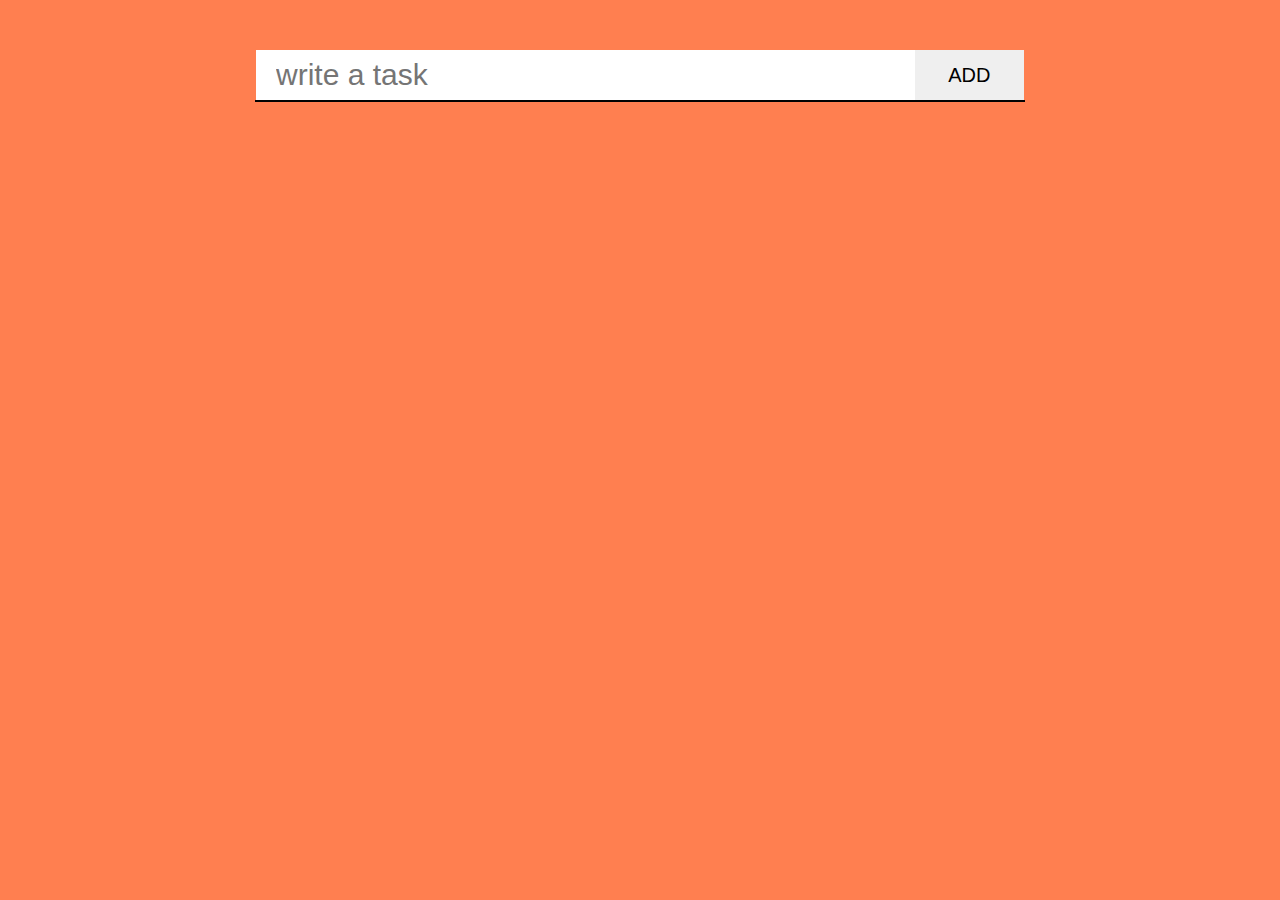
<file: CRUD JS/html/index.html>
<!DOCTYPE html>
<html lang="en">
<head>
    <meta charset="UTF-8">
    <meta http-equiv="X-UA-Compatible" content="IE=edge">
    <meta name="viewport" content="width=device-width, initial-scale=1.0">
    <link rel="stylesheet" href="../css/style.css">
    <link rel="shortcut icon" href="../logoj-ConvertImage.ico" type="image/x-icon">
    <title>CRUD</title>
</head>
<body>
    <script src="../js/main.js"></script>
</body>
</html>
</file>
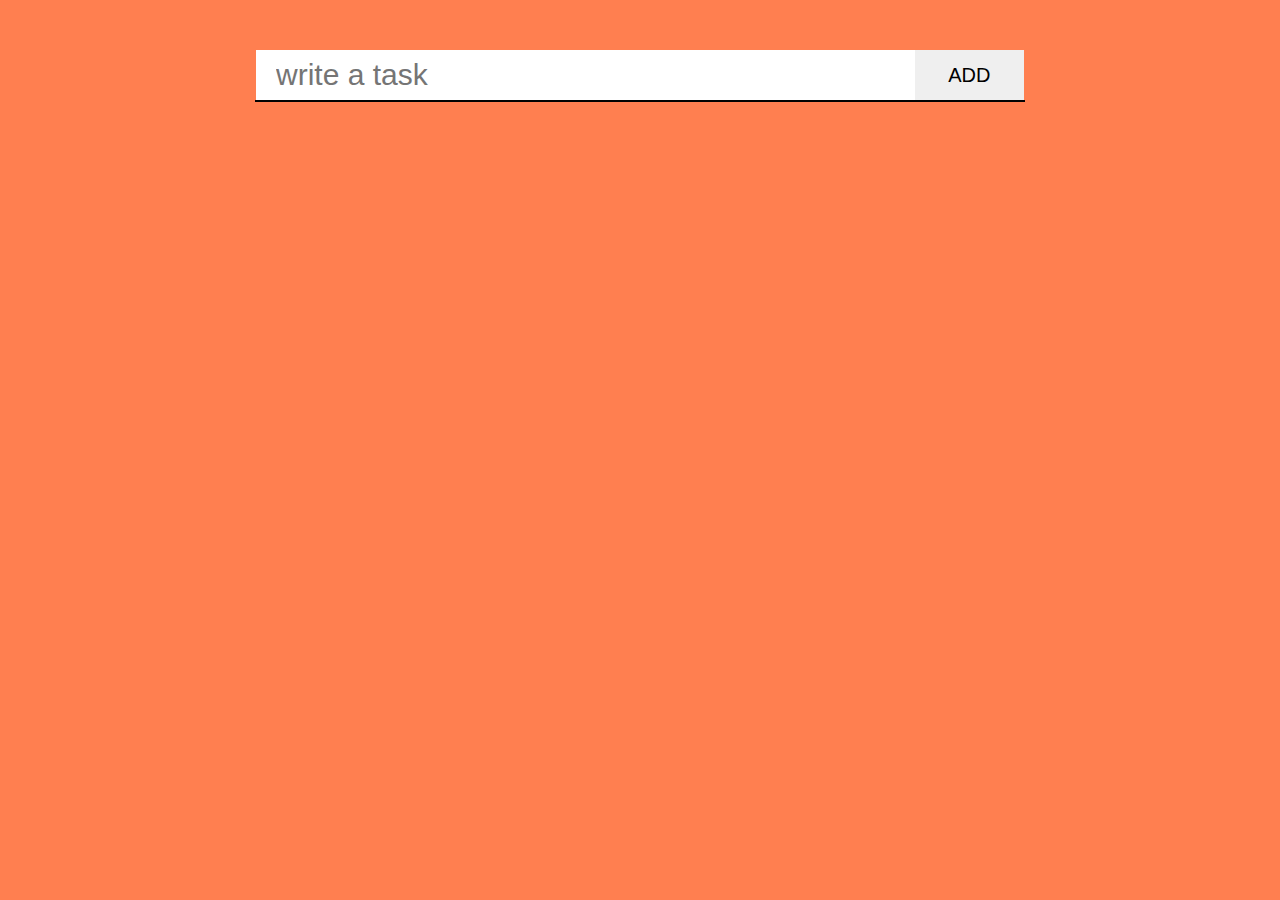
<file: List toDo/html/index.html>
<!DOCTYPE html>
<html lang="en">
<head>
    <meta charset="UTF-8">
    <meta http-equiv="X-UA-Compatible" content="IE=edge">
    <meta name="viewport" content="width=device-width, initial-scale=1.0">
    <link rel="stylesheet" href="../css/style.css">
    <link rel="shortcut icon" href="../logoj-ConvertImage.ico" type="image/x-icon">
    <title>List to Do</title>
</head>
<body>
    <script src="../js/main.js"></script>
</body>
</html>
</file>
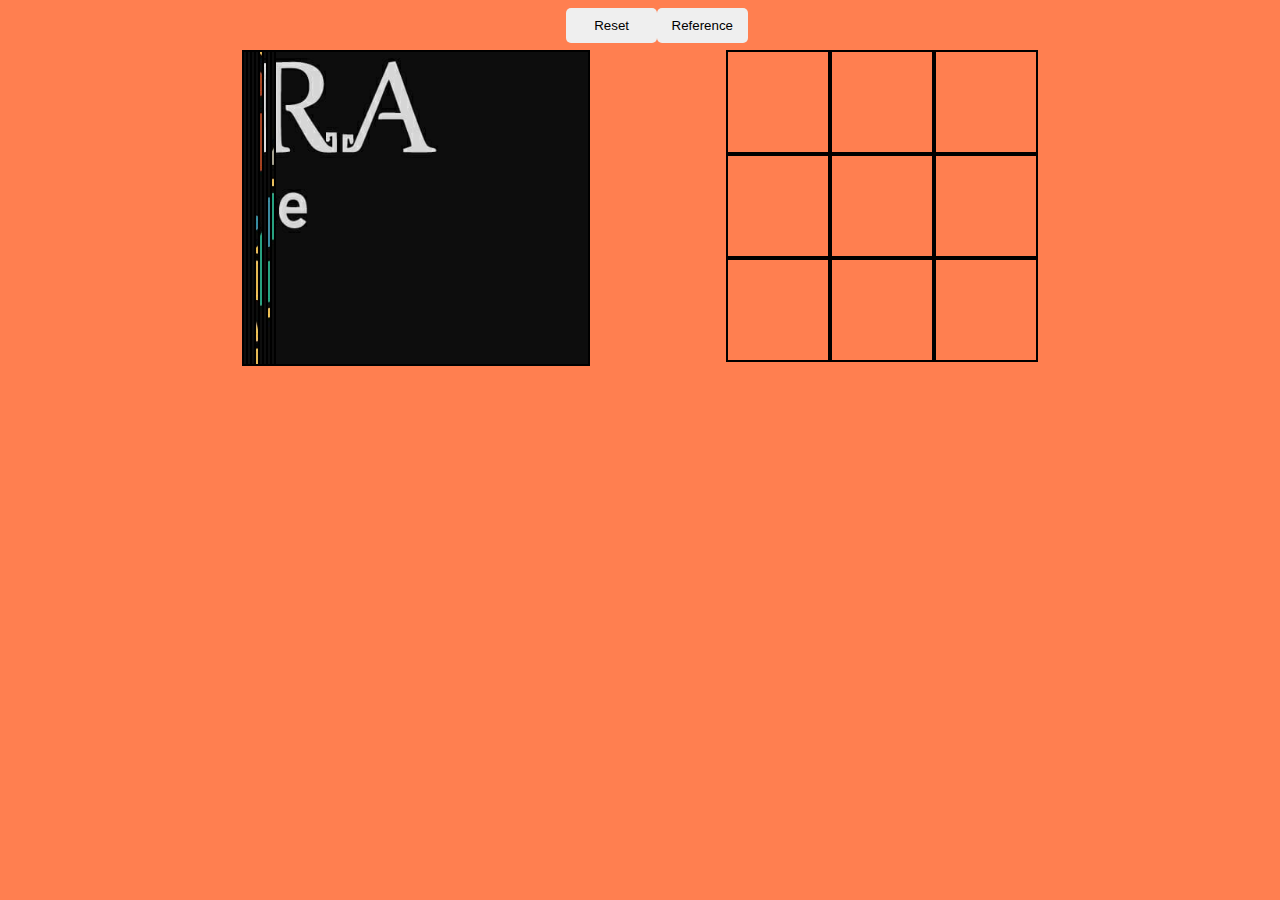
<file: Rompe cabezas/html/index.html>
<!DOCTYPE html>
<html lang="en">
<head>
    <meta charset="UTF-8">
    <meta http-equiv="X-UA-Compatible" content="IE=edge">
    <meta name="viewport" content="width=device-width, initial-scale=1.0">
    <link rel="stylesheet" href="../css/style.css">
    <link rel="shortcut icon" href="../logoj-ConvertImage.ico" type="image/x-icon">
    <title>Document</title>
</head>
<body>
    <main>
        <section class="container_img">
            <div id="img0"></div>
            <div id="img3"></div>
            <div id="img6"></div>
            <div id="img1"></div>
            <div id="img4"></div>
            <div id="img7"></div>
            <div id="img2"></div>
            <div id="img5"></div>
            <div id="img8"></div>
        </section>
        <section class="container_jigSaw">
            <div id="0"></div>
            <div id="1"></div>
            <div id="2"></div>
            <div id="3"></div>
            <div id="4"></div>
            <div id="5"></div>
            <div id="6"></div>
            <div id="7"></div>
            <div id="8"></div>
        </section>
    </main>
    <script src="../js/main.js"></script>
</body>
</html>
</file>
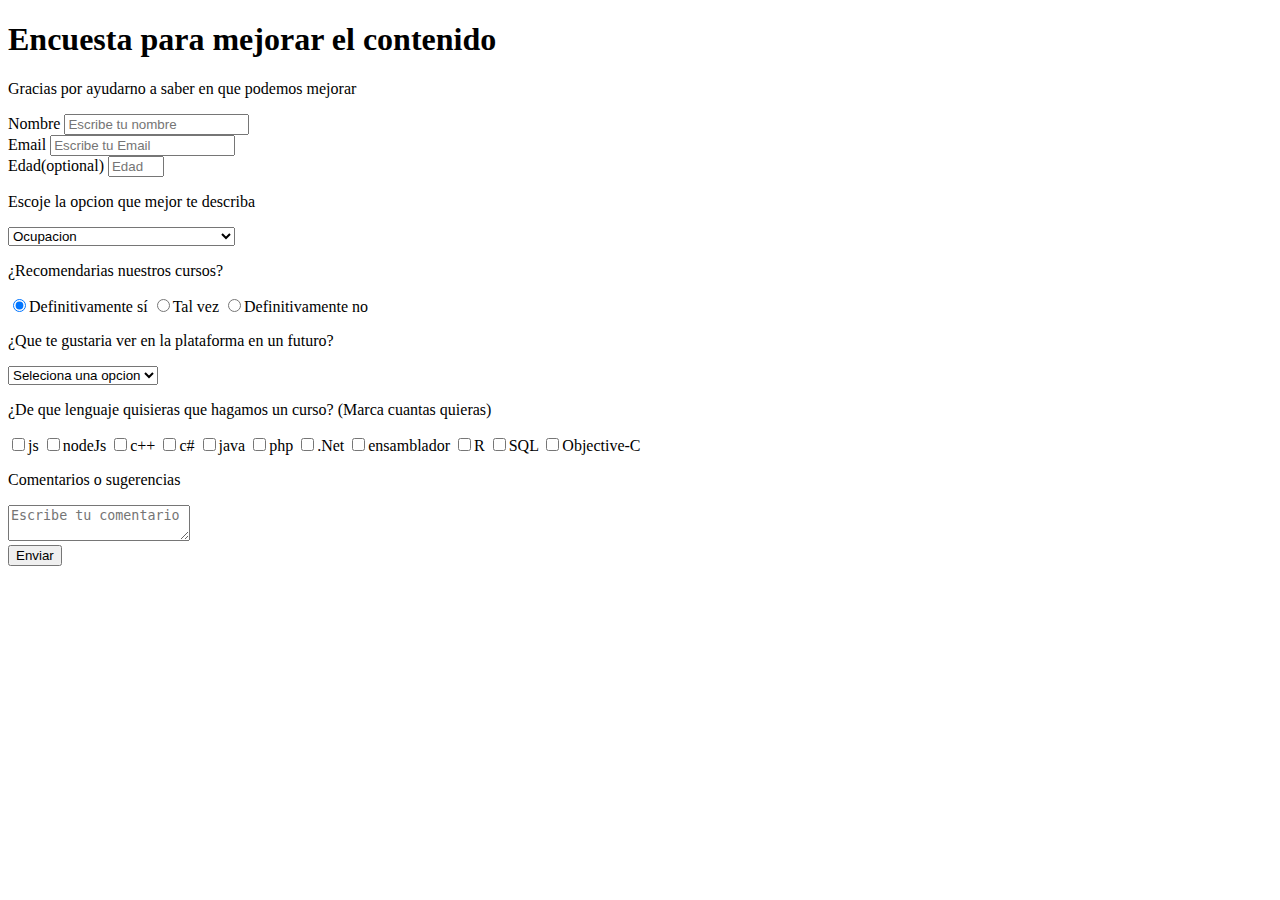
<file: FreeCodeCamp/Formulario de Encuesta/html/index.html>
<!DOCTYPE html>
<html lang="en">
<head>
    <meta charset="UTF-8">
    <meta http-equiv="X-UA-Compatible" content="IE=edge">
    <meta name="viewport" content="width=device-width, initial-scale=1.0">
    <title>Formulario de encuesta</title>
</head>
<body>
    <main class="container">
        <header class="header">
          <h1 id="title" class="text-center">Encuesta para mejorar el contenido</h1>
          <p id="description" class="description text-center">
            Gracias por ayudarno a saber en que podemos mejorar
          </p>
        </header>
        <form id="survey-form">
          <div class="form-group">
            <label id="name-label" for="name">Nombre</label>
            <input
              type="text"
              name="name"
              id="name"
              class="form-control"
              placeholder="Escribe tu nombre"
              required
            />
          </div>
          <div class="form-group">
            <label id="email-label" for="email">Email</label>
            <input
              type="email"
              name="email"
              id="email"
              class="form-control"
              placeholder="Escribe tu Email"
              required
            />
          </div>
          <div class="form-group">
            <label id="number-label" for="number"
              >Edad<span class="clue">(optional)</span></label
            >
            <input
              type="number"
              name="age"
              id="number"
              min="10"
              max="99"
              class="form-control"
              placeholder="Edad"
            />
          </div>
          <div class="form-group">
            <p>Escoje la opcion que mejor te describa</p>
            <select id="dropdown" name="role" class="form-control" required>
              <option disabled selected value>Ocupacion</option>
              <option value="estudiante">Estudiante</option>
              <option value="empresa">Dev en empresa</option>
              <option value="freelance">Dev Freelance</option>
              <option value="autodidacta">Aprendiendo de forma auotdidacta</option>
              <option value="otro">Otro</option>
            </select>
          </div>
      
          <div class="form-group">
            <p>¿Recomendarias nuestros cursos?</p>
            <label>
              <input
                name="recomendacion-usuario"
                value="si"
                type="radio"
                class="input-radio"
                checked
              />Definitivamente sí</label
            >
            <label>
              <input
                name="recomendacion-usuario"
                value="tal vez"
                type="radio"
                class="input-radio"
              />Tal vez</label
            >
      
            <label
              ><input
                name="recomendacion-usuario"
                value="no"
                type="radio"
                class="input-radio"
              />Definitivamente no</label
            >
          </div>
      
          <div class="form-group">
            <p>
              ¿Que te gustaria ver en la plataforma en un futuro?
            </p>
            <select id="most-like" name="mostLike" class="form-control" required>
              <option disabled selected value>Seleciona una opcion</option>
              <option value="challenges">Challenges</option>
              <option value="proyectos">Proyectos</option>
              <option value="comunidad">Comunidad</option>
              <option value="talleres">Talleres</option>
              <option value="charlas">Charlas</option>
            </select>
          </div>
      
          <div class="form-group">
            <p>
              ¿De que lenguaje quisieras que hagamos un curso?
              <span class="clue">(Marca cuantas quieras)</span>
            </p>
      
            <label
              ><input
                name="lenguaje"
                value="js"
                type="checkbox"
                class="input-checkbox"
              />js</label
            >
            <label>
              <input
                name="lenguaje"
                value="nodeJs"
                type="checkbox"
                class="input-checkbox"
              />nodeJs</label
            >
            <label
              ><input
                name="lenguaje"
                value="c++"
                type="checkbox"
                class="input-checkbox"
              />c++</label
            >
            <label
              ><input
                name="lenguaje"
                value="c#"
                type="checkbox"
                class="input-checkbox"
              />c#</label
            >
            <label
              ><input
                name="lenguaje"
                value="java"
                type="checkbox"
                class="input-checkbox"
              />java</label
            >
            <label
              ><input
                name="lenguaje"
                value="php"
                type="checkbox"
                class="input-checkbox"
              />php</label
            >
            <label
              ><input
                name="lenguaje"
                value=".net"
                type="checkbox"
                class="input-checkbox"
              />.Net</label
            >
            <label
              ><input
                name="lenguaje"
                value="ensamblador"
                type="checkbox"
                class="input-checkbox"
              />ensamblador</label
            >
            <label
              ><input
                name="lenguaje"
                value="R"
                type="checkbox"
                class="input-checkbox"
              />R</label
            >
            <label
              ><input
                name="lenguaje"
                value="SQL"
                type="checkbox"
                class="input-checkbox"
              />SQL</label
            >
            <label
              ><input
                name="lenguaje"
                value="objective-C"
                type="checkbox"
                class="input-checkbox"
              />Objective-C</label
            >
          </div>
      
          <div class="form-group">
            <p>Comentarios o sugerencias</p>
            <textarea
              id="comentarios"
              class="input-textarea"
              name="comment"
              placeholder="Escribe tu comentario"
            ></textarea>
          </div>
      
          <div class="form-group">
            <button type="submit" id="submit" class="submit-button">
              Enviar
            </button>
          </div>
        </form>
      </main>
      
</body>
</html>
</file>
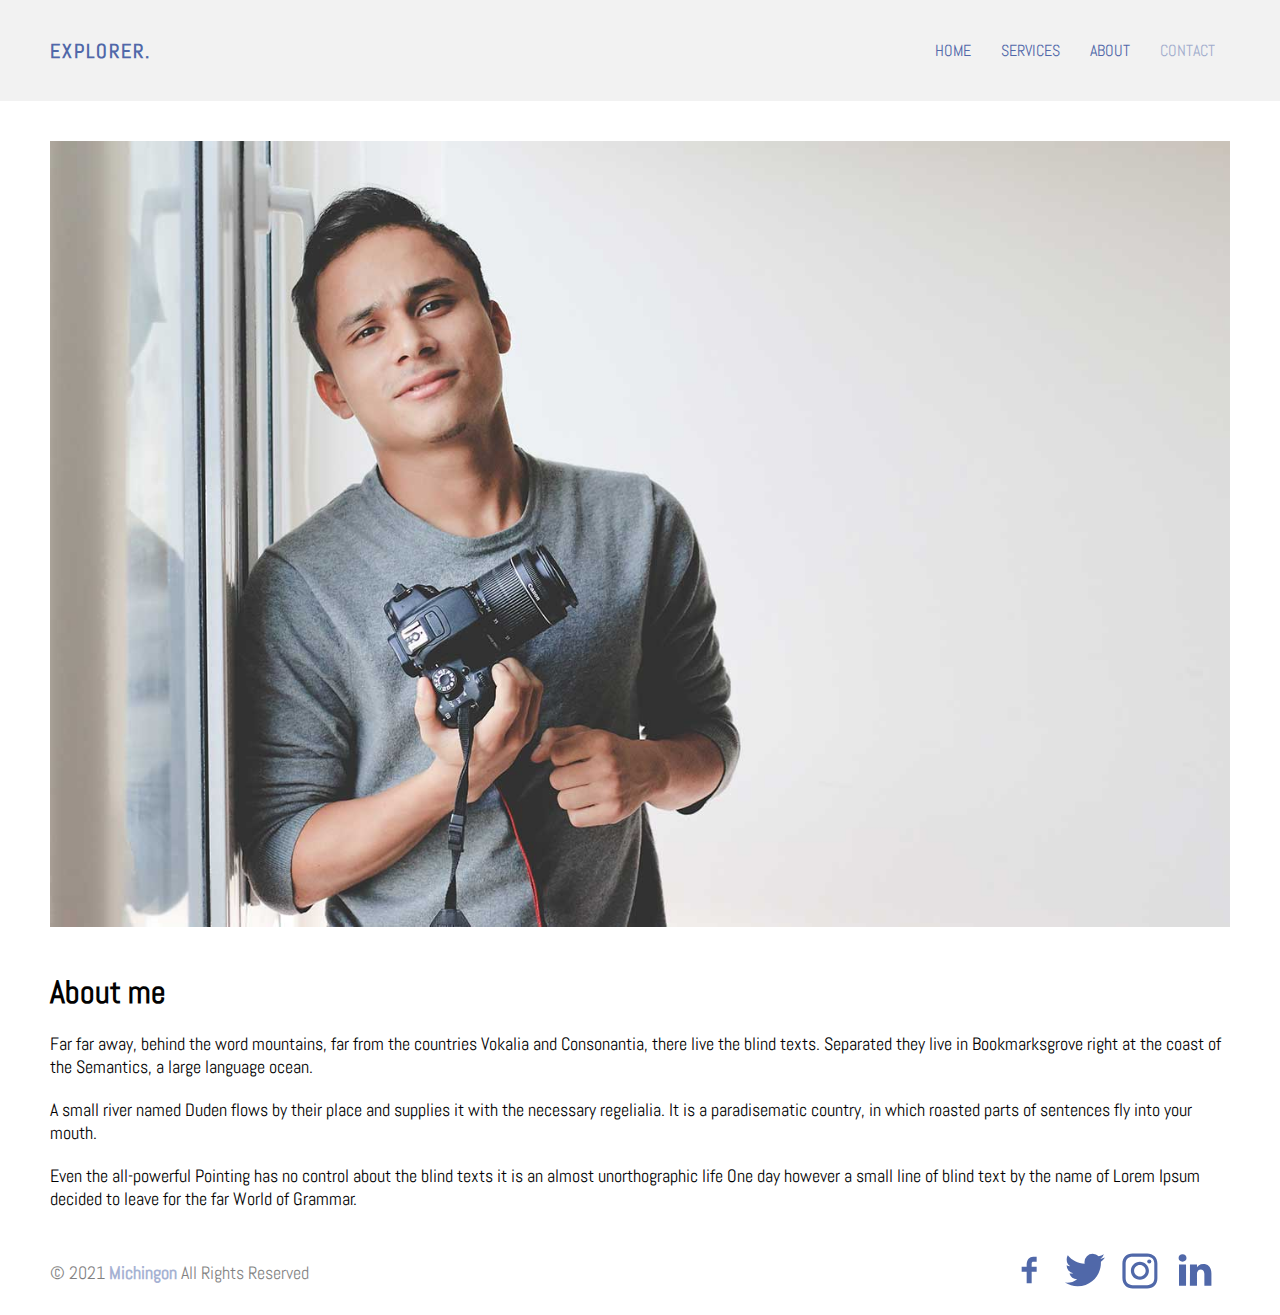
<file: Explorer/html/about.html>
<!DOCTYPE html>
<html lang="en">

<head>
    <meta charset="UTF-8">
    <meta http-equiv="X-UA-Compatible" content="IE=edge">
    <meta name="viewport" content="width=device-width, initial-scale=1.0">
    <link href="https://fonts.googleapis.com/css2?family=Abel&display=swap" rel="stylesheet">
    <link rel="stylesheet" href="../css/about_style.css">
    <title>About</title>
</head>

<body>

    <header>
        <div>
            <a href="home.html">EXPLORER.</a>
            <input type="checkbox" id="btn_menu">
            <label for="btn_menu" src="../Media/icons/facebook.svg"></label>
        </div>
        <nav>
            <ul class="nav_principal">
                <li><a href="home.html">HOME</a></li>
                <li><a href="services.html">SERVICES</a></li>
                <li><a href="about.html">ABOUT</a></li>
                <li><a href="contact.html">CONTACT</a></li>
            </ul>
            <div class=nav_media>
                <p>Address</p>
                <p>198 West 21th Street, Suite 721 New York NY 10016</p>
                <p>Connect</p>
                <ul class="media">
                    <li><a href="#"><i></i></a></li>
                    <li><a href="#"><i></i></a></li>
                    <li><a href="#"><i></i></a></li>
                    <li><a href="#"><i></i></a></li>
                </ul>
            </div>
        </nav>
    </header>

    <main>
        <section>
            <div>
                <img src="../Media/img/mr.jpg" alt="">
            </div>
            <div>
                <h1>About me</h1>
                <p>
                    Far far away, behind the word mountains, far from the countries Vokalia and Consonantia, there live
                    the blind texts. Separated they live in Bookmarksgrove right at the coast of the Semantics, a large
                    language ocean.
                </p>
                <p>A small river named Duden flows by their place and supplies it with the necessary regelialia. It is a
                    paradisematic country, in which roasted parts of sentences fly into your mouth.
                </p>
                <p>Even the all-powerful Pointing has no control about the blind texts it is an almost unorthographic
                    life One day however a small line of blind text by the name of Lorem Ipsum decided to leave for the
                    far World of Grammar.
                </p>
            </div>
        </section>
    </main>
    <footer>
        <p>© 2021<a href="#"> Michingon</a> All Rights Reserved</p>
        <ul class="media">
            <li><a href="#"><i></i></a></li>
            <li><a href="#"><i></i></a></li>
            <li><a href="#"><i></i></a></li>
            <li><a href="#"><i></i></a></li>
        </ul>
    </footer>
</body>

</html>
</file>
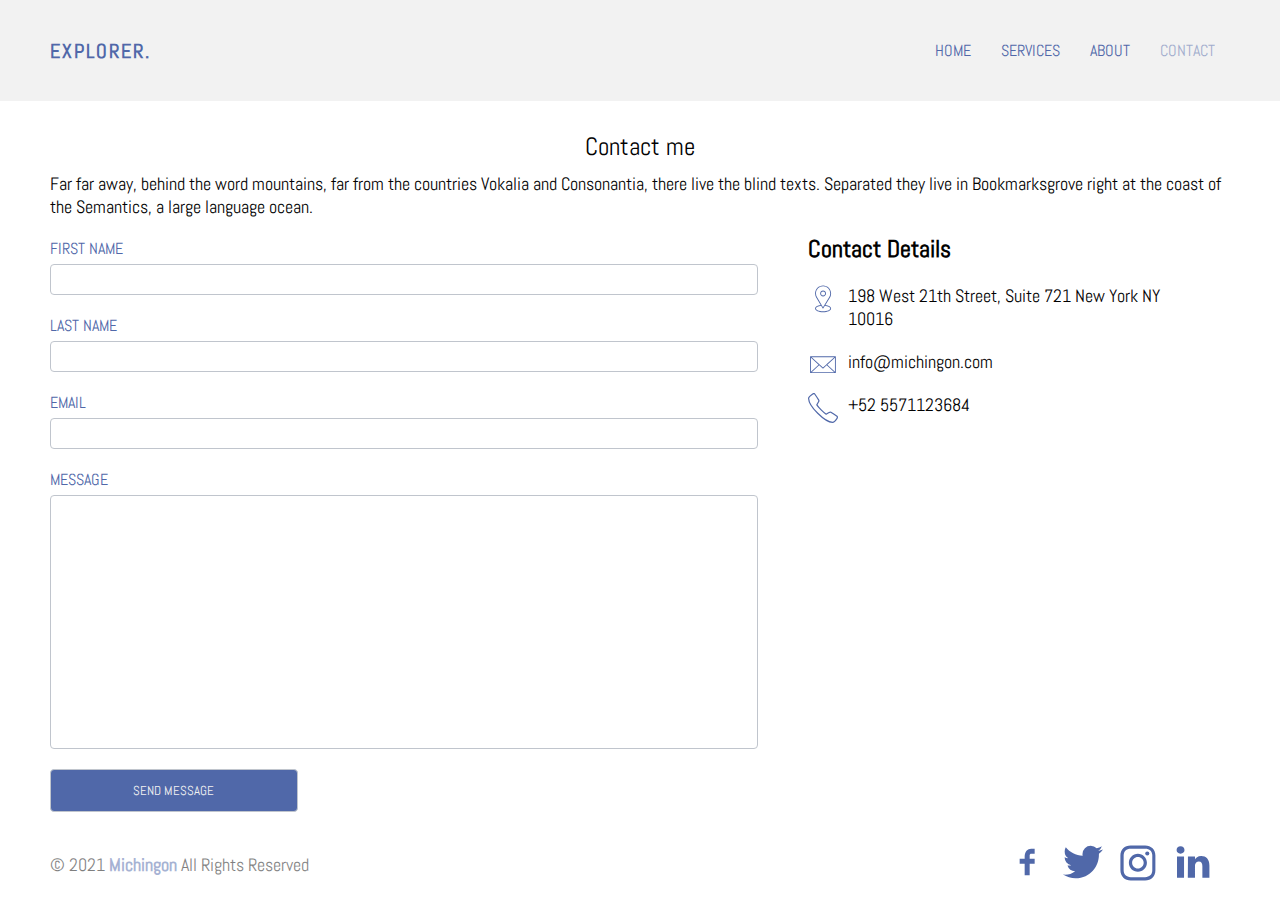
<file: Explorer/html/contact.html>
<!DOCTYPE html>
<html lang="en">
<head>
    <meta charset="UTF-8">
    <meta http-equiv="X-UA-Compatible" content="IE=edge">
    <meta name="viewport" content="width=device-width, initial-scale=1.0">
    <link href="https://fonts.googleapis.com/css2?family=Abel&display=swap" rel="stylesheet">
    <link rel="stylesheet" href="../css/contact_style.css">
    <title>Contact</title>
</head>
<body>
    <header>
        <div>
            <a href="home.html">EXPLORER.</a>
            <input type="checkbox" id="btn_menu">
            <label for="btn_menu" src="../Media/icons/facebook.svg"></label>
        </div>
        <nav>
            <ul class="nav_principal">
                <li><a href="home.html">HOME</a></li>
                <li><a href="services.html">SERVICES</a></li>
                <li><a href="about.html">ABOUT</a></li>
                <li><a href="contact.html">CONTACT</a></li>
            </ul>
            <div class=nav_media>
                <p>Address</p>
                <p>198 West 21th Street, Suite 721 New York NY 10016</p>
                <p>Connect</p>
                <ul class="media">         
                    <li><a href="#"><i></i></a></li>
                    <li><a href="#"><i></i></a></li>
                    <li><a href="#"><i></i></a></li>
                    <li><a href="#"><i></i></a></li>
                 </ul>
            </div>
        </nav>
    </header>

    <main>
      <div>
        <h1>Contact me</h1>
        <p>
            Far far away, behind the word mountains, far from the countries Vokalia and Consonantia, there live the blind texts. Separated they live in Bookmarksgrove right at the coast of the Semantics, a large language ocean.
        </p>
      </div>

      <form action="">
          <label for="">FIRST NAME</label>
          <input type="text" name="" id="">
          <label for="">LAST NAME</label>
          <input type="text" name="" id="">
          <label for="">EMAIL</label>
          <input type="mail" name="" id="">
          <label for="">MESSAGE</label>
          <textarea placeholder=""></textarea>
          <input type="submit" value="SEND MESSAGE" >
      </form>

      <aside>
          <h2>Contact Details</h2>
          <div>
            <p>198 West 21th Street, Suite 721 New York NY 10016</p>
            <p>info@michingon.com</p>
            <p>+52 5571123684</p>
          </div>
      </aside>
    </main>
    <footer>
        <p>© 2021<a href="#"> Michingon</a> All Rights Reserved</p>
        <ul class="media">         
            <li><a href="#"><i></i></a></li>
            <li><a href="#"><i></i></a></li>
            <li><a href="#"><i></i></a></li>
            <li><a href="#"><i></i></a></li>
         </ul>
    </footer>
</body>
</html>
</file>
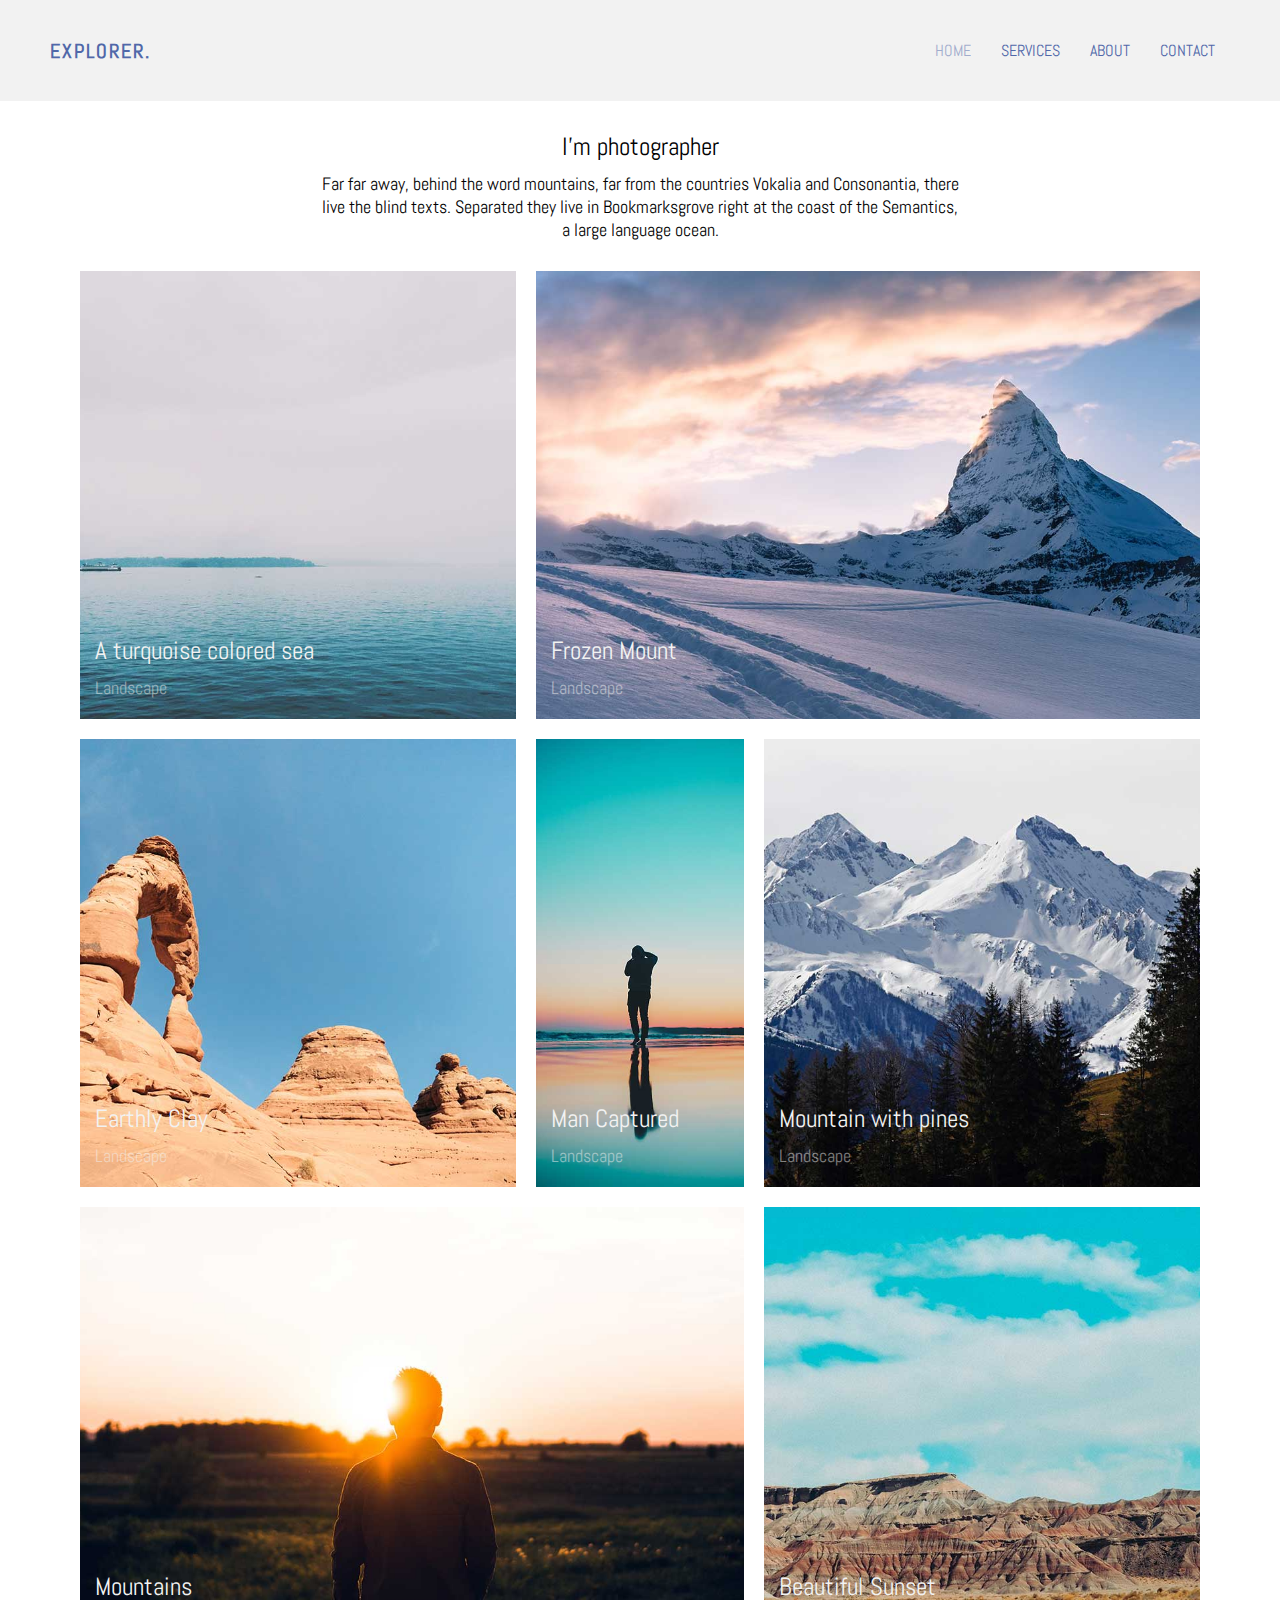
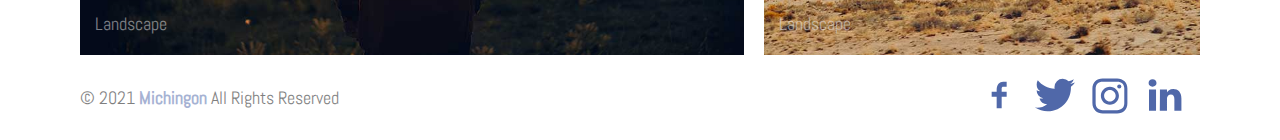
<file: Explorer/html/home.html>
<!DOCTYPE html>
<html lang="en">
<head>
    <meta charset="UTF-8">
    <meta http-equiv="X-UA-Compatible" content="IE=edge">
    <meta name="viewport" content="width=device-width, initial-scale=1.0">
    <link href="https://fonts.googleapis.com/css2?family=Abel&display=swap" rel="stylesheet">
    <link rel="stylesheet" href="../css/home_style.css">
    <title>Document</title>
</head>
<body>

    <header>
        <div>
            <a href="home.html">EXPLORER.</a>
            <input type="checkbox" id="btn_menu">
            <label for="btn_menu" src="../Media/icons/facebook.svg"></label>
        </div>
        <nav>
            <ul class="nav_principal">
                <li><a href="home.html">HOME</a></li>
                <li><a href="services.html">SERVICES</a></li>
                <li><a href="about.html">ABOUT</a></li>
                <li><a href="contact.html">CONTACT</a></li>
            </ul>
            <div class=nav_media>
                <p>Address</p>
                <p>198 West 21th Street, Suite 721 New York NY 10016</p>
                <p>Connect</p>
                <ul class="media">         
                    <li><a href="#"><i></i></a></li>
                    <li><a href="#"><i></i></a></li>
                    <li><a href="#"><i></i></a></li>
                    <li><a href="#"><i></i></a></li>
                 </ul>
            </div>
        </nav>
    </header>
 
    <main>
        <div>
            <h1>I'm photographer</h1>
            <p>Far far away, behind the word mountains, far from the countries Vokalia and Consonantia, there live the blind texts. Separated they live in Bookmarksgrove right at the coast of the Semantics, a large language ocean.</p>
        </div>
        <section class="gallery">
            <div>
                <img src="../Media/img/img_1.jpg" alt="">
                <div>
                    <h2><a href="">A turquoise colored sea</a></h2>
                    <p>Landscape</p>
                </div>
            </div>
            <div>
                <img src="../Media/img/img_2.jpg" alt="">
                <div>
                    <h3><a href="">Frozen Mount</a></h3>
                    <p>Landscape</p>
                </div>
            </div>
            <div>
                <img src="../Media/img/img_3.jpg" alt="">
                <div>
                    <h4><a href="">Earthly Clay</a></h4>
                    <p>Landscape</p>
                </div>
            </div>
            <div>
                <img src="../Media/img/me2.jpg" alt="">
                <div>
                    <h5><a href="">Man Captured</a></h5>
                    <p>Landscape</p>
                </div>
            </div>
            <div>
                <img src="../Media/img/img_4.jpg" alt="">
                 <div>
                    <h6><a href="">Mountain with pines</a></h6>
                    <p>Landscape</p>
                 </div>
            </div>
            <div>
                <img src="../Media/img/img_5.jpg" alt="">
                 <div>
                    <h6><a href="">Mountains</a></h6>
                    <p>Landscape</p>
                 </div>
            </div>
            <div>
                <img src="../Media/img/img_6.jpg" alt="">
                <div>
                    <h6><a href="">Beautiful Sunset</a></h6>
                    <p>Landscape</p>
                </div>
            </div>
             
        </section>
    </main>
    <footer>
        <p>© 2021<a href="#"> Michingon</a> All Rights Reserved</p>
        <ul class="media">         
            <li><a href="#"><i></i></a></li>
            <li><a href="#"><i></i></a></li>
            <li><a href="#"><i></i></a></li>
            <li><a href="#"><i></i></a></li>
         </ul>
    </footer>
</body>
</html>
</file>
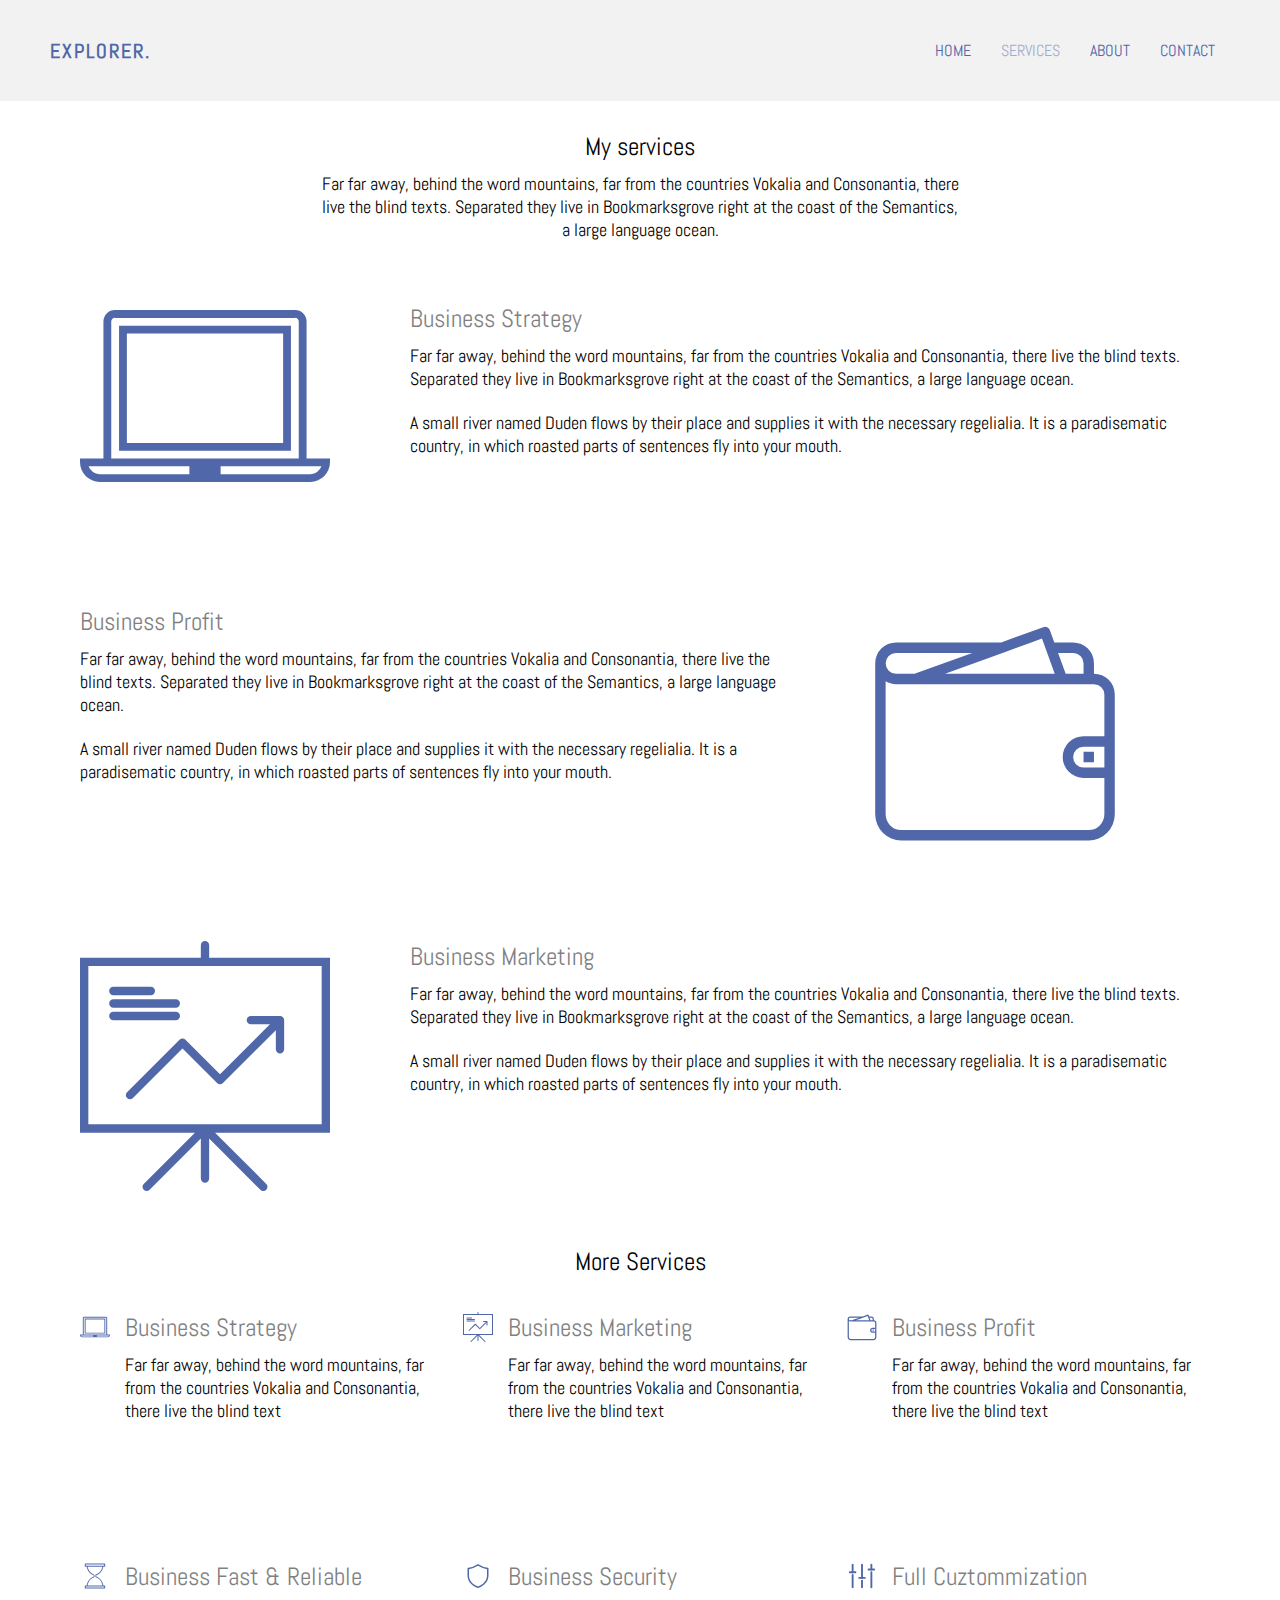
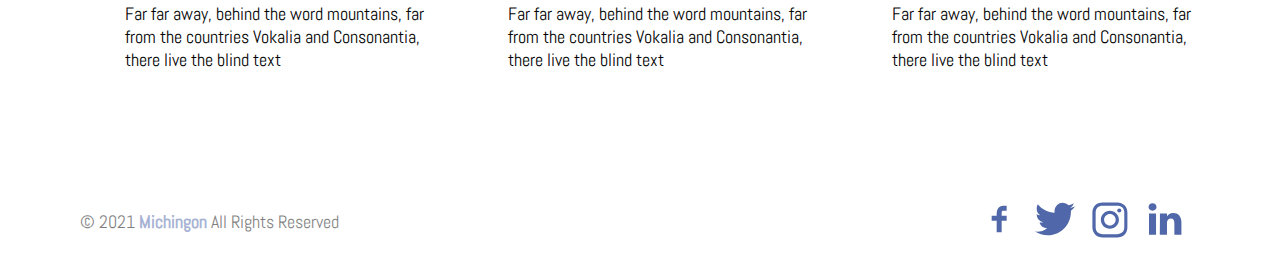
<file: Explorer/html/services.html>
<!DOCTYPE html>
<html lang="en">

<head>
    <meta charset="UTF-8">
    <meta http-equiv="X-UA-Compatible" content="IE=edge">
    <meta name="viewport" content="width=device-width, initial-scale=1.0">
    <link href="https://fonts.googleapis.com/css2?family=Abel&display=swap" rel="stylesheet">
    <link rel="stylesheet" href="../css/services_style.css">
    <title>Services</title>
</head>

<body>

    <header>
        <div>
            <a href="home.html">EXPLORER.</a>
            <input type="checkbox" id="btn_menu">
            <label for="btn_menu" src="../Media/icons/facebook.svg"></label>
        </div>
        <nav>
            <ul class="nav_principal">
                <li><a href="home.html">HOME</a></li>
                <li><a href="services.html">SERVICES</a></li>
                <li><a href="about.html">ABOUT</a></li>
                <li><a href="contact.html">CONTACT</a></li>
            </ul>
            <div class=nav_media>
                <p>Address</p>
                <p>198 West 21th Street, Suite 721 New York NY 10016</p>
                <p>Connect</p>
                <ul class="media">
                    <li><a href="#"><i></i></a></li>
                    <li><a href="#"><i></i></a></li>
                    <li><a href="#"><i></i></a></li>
                    <li><a href="#"><i></i></a></li>
                </ul>
            </div>
        </nav>
    </header>

    <main>
        <div>
            <h1>My services</h1>
            <p>
                Far far away, behind the word mountains, far from the countries Vokalia and Consonantia, there live the
                blind texts. Separated they live in Bookmarksgrove right at the coast of the Semantics, a large language
                ocean.
            </p>
        </div>
        <section class="container_bussines">
            <div>
                <h2>Business Strategy</h2>
                <p>
                    Far far away, behind the word mountains, far from the countries Vokalia and Consonantia, there live
                    the blind texts. Separated they live in Bookmarksgrove right at the coast of the Semantics, a large
                    language ocean.</p>
                <br>
                <p> A small river named Duden flows by their place and supplies it with the necessary regelialia. It is
                    a paradisematic country, in which roasted parts of sentences fly into your mouth.
                </p>
            </div>
            <div>
                <h3>Business Profit</h3>
                <p>
                    Far far away, behind the word mountains, far from the countries Vokalia and Consonantia, there live
                    the blind texts. Separated they live in Bookmarksgrove right at the coast of the Semantics, a large
                    language ocean.</p>
                <br>
                <p> A small river named Duden flows by their place and supplies it with the necessary regelialia. It is
                    a paradisematic country, in which roasted parts of sentences fly into your mouth.
                </p>
            </div>
            <div>
                <h4>Business Marketing</h4>
                <p>
                    Far far away, behind the word mountains, far from the countries Vokalia and Consonantia, there live
                    the blind texts. Separated they live in Bookmarksgrove right at the coast of the Semantics, a large
                    language ocean.</p>
                <br>
                <p> A small river named Duden flows by their place and supplies it with the necessary regelialia. It is
                    a paradisematic country, in which roasted parts of sentences fly into your mouth.
                </p>
            </div>
        </section>
        <h5>More Services</h5>
        <section class="container_more_services">
            <div>
                <h6>Business Strategy</h6>
                <p>Far far away, behind the word mountains, far from the countries Vokalia and Consonantia, there live
                    the blind text</p>
            </div>
            <div>
                <h6>Business Marketing</h6>
                <p>Far far away, behind the word mountains, far from the countries Vokalia and Consonantia, there live
                    the blind text</p>
            </div>
            <div>
                <h6>Business Profit</h6>
                <p>Far far away, behind the word mountains, far from the countries Vokalia and Consonantia, there live
                    the blind text</p>
            </div>
            <div>
                <h6>Business Fast & Reliable</h6>
                <p>Far far away, behind the word mountains, far from the countries Vokalia and Consonantia, there live
                    the blind text</p>
            </div>
            <div>
                <h6>Business Security</h6>
                <p>Far far away, behind the word mountains, far from the countries Vokalia and Consonantia, there live
                    the blind text</p>
            </div>
            <div>
                <h6>Full Cuztommization</h6>
                <p>Far far away, behind the word mountains, far from the countries Vokalia and Consonantia, there live
                    the blind text</p>
            </div>
        </section>
    </main>
    <footer>
        <p>© 2021<a href="#"> Michingon</a> All Rights Reserved</p>
        <ul class="media">
            <li><a href="#"><i></i></a></li>
            <li><a href="#"><i></i></a></li>
            <li><a href="#"><i></i></a></li>
            <li><a href="#"><i></i></a></li>
        </ul>
    </footer>
</body>

</html>
</file>
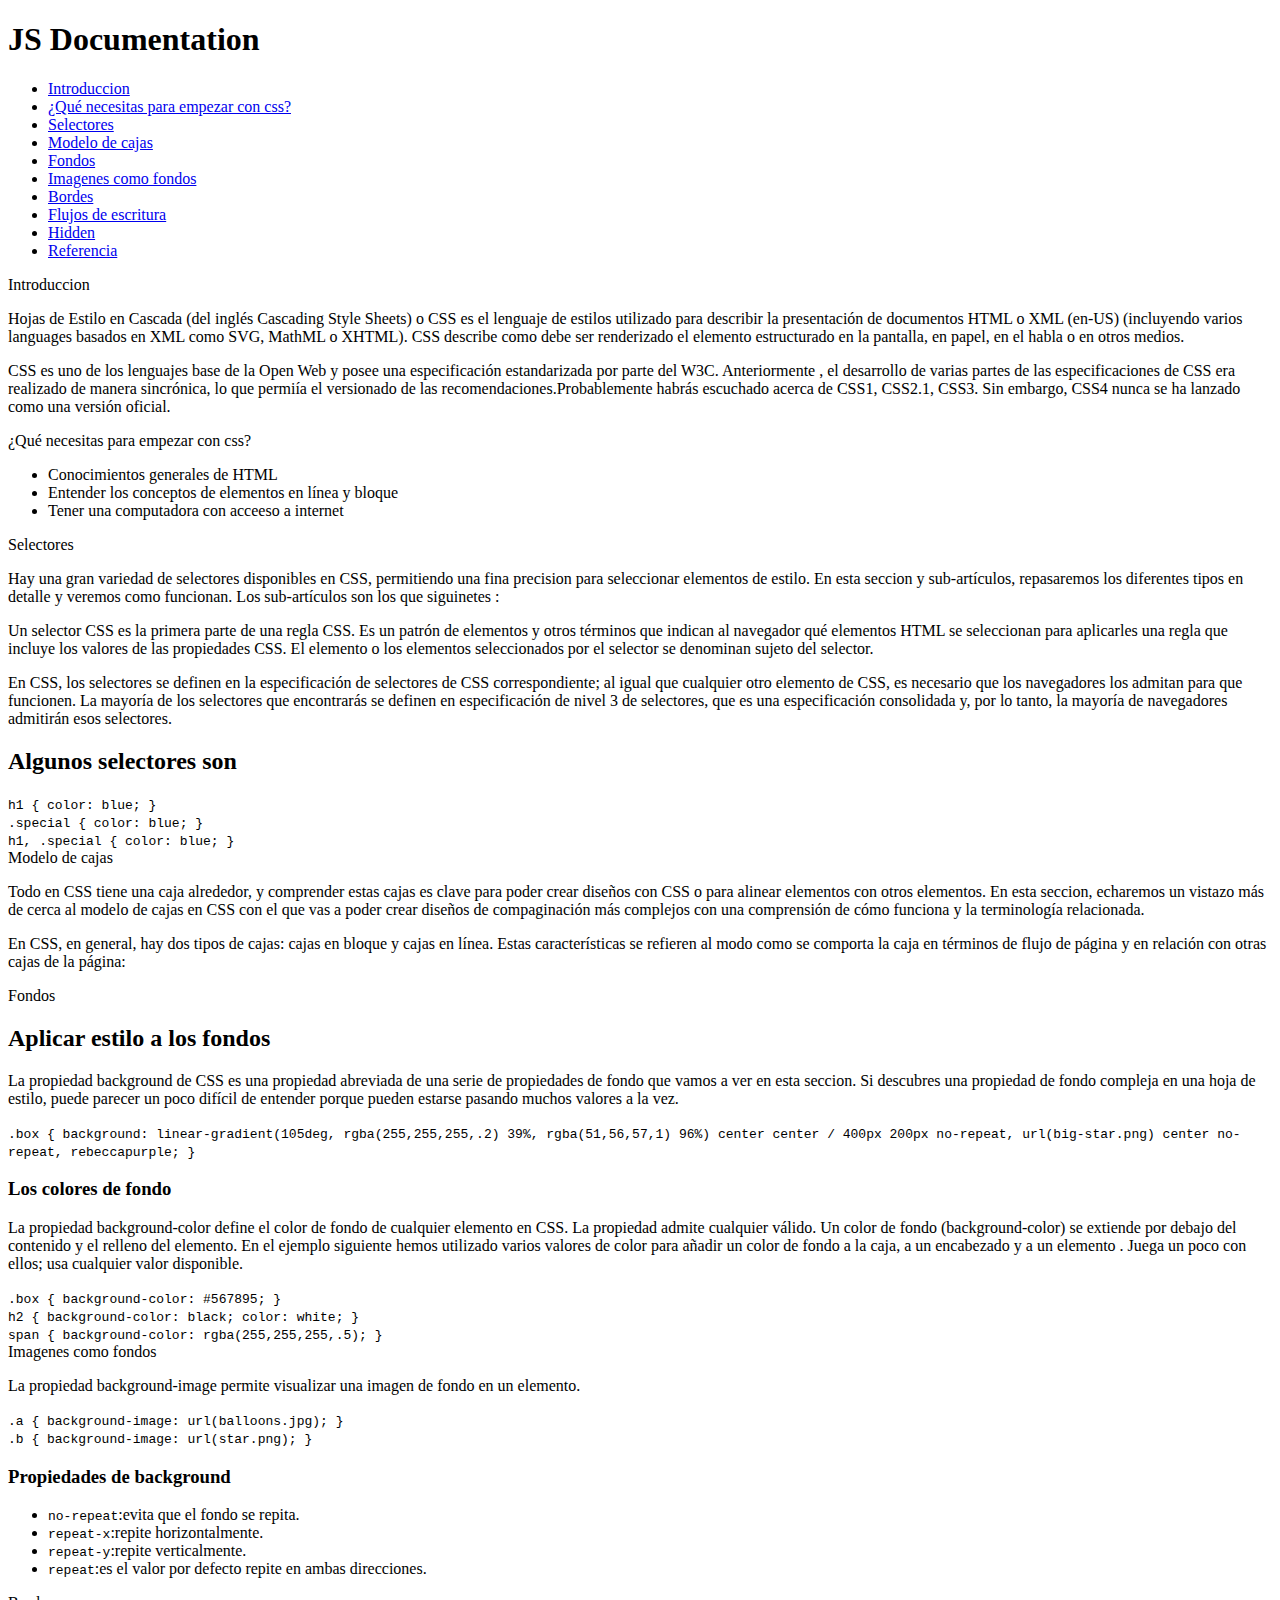
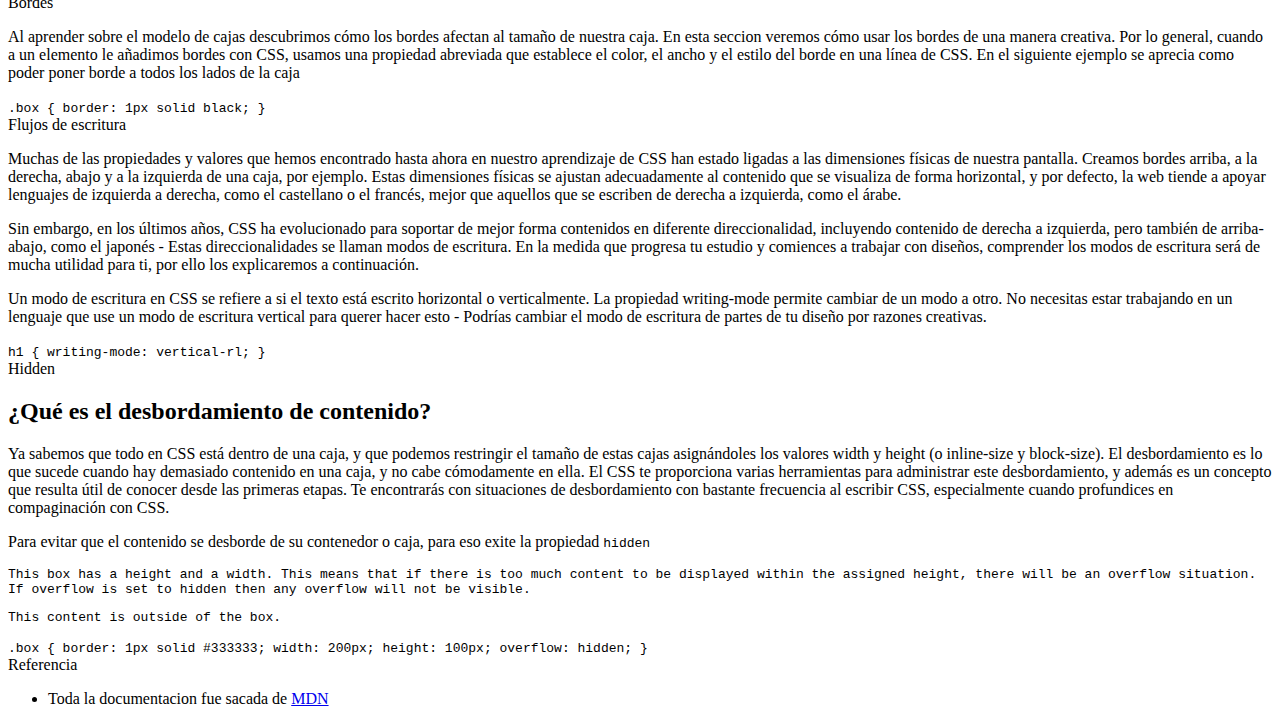
<file: FreeCodeCamp/CSS Documentacion/html/indexsad.html>
<!DOCTYPE html>
<html lang="en">

<head>
    <meta charset="UTF-8">
    <meta http-equiv="X-UA-Compatible" content="IE=edge">
    <meta name="viewport" content="width=device-width, initial-scale=1.0">
    <title>Document</title>
</head>

<body>
    <nav id="navbar">
        <header>
            <h1>JS Documentation</h1>
        </header>
        <ul>
            <li><a class="nav-link" href="#Introduccion">Introduccion</a></li>
            <li><a class="nav-link" href="#¿Qué_necesitas_para_empezar_con_css?">¿Qué necesitas para empezar con css?</a></li>
            <li><a class="nav-link" href="#Selectores">Selectores</a></li>
            <li><a class="nav-link" href="#Modelo_de_cajas">Modelo de cajas</a></li>
            <li><a class="nav-link" href="#Fondos">Fondos</a></li>
            <li><a class="nav-link" href="#Imagenes_como_fondos">Imagenes como fondos</a></li>
            <li><a class="nav-link" href="#Bordes">Bordes</a></li>
            <li><a class="nav-link" href="#Flujos_de_escritura">Flujos de escritura</a></li>
            <li><a class="nav-link" href="#Hidden">Hidden</a></li>
            <li><a class="nav-link" href="#Referencia">Referencia</a></li>
        </ul>
    </nav>
    <main id="main-doc">
        <section class="main-section" id="Introduccion">
            <header>Introduccion</header>
            <article>
                <p>
                    Hojas de Estilo en Cascada (del inglés Cascading Style Sheets) o CSS es el lenguaje de estilos
                    utilizado para describir la presentación de documentos HTML o XML (en-US) (incluyendo varios
                    languages basados en XML como SVG, MathML o XHTML). CSS describe como debe ser renderizado el
                    elemento estructurado en la pantalla, en papel, en el habla o en otros medios.


                </p>
                <p>
                    CSS es uno de los lenguajes base de la Open Web y posee una especificación estandarizada por parte
                    del W3C. Anteriormente , el desarrollo de varias partes de las especificaciones de CSS era realizado
                    de manera sincrónica, lo que permiía el versionado de las recomendaciones.Probablemente habrás
                    escuchado acerca de CSS1, CSS2.1, CSS3. Sin embargo, CSS4 nunca se ha lanzado como una versión
                    oficial.
                </p>
            </article>
        </section>
        <section class="main-section" id="¿Qué_necesitas_para_empezar_con_css?">
            <header>¿Qué necesitas para empezar con css?</header>
            <article>
                <ul>
                    <li>Conocimientos generales de HTML</li>
                    <li>Entender los conceptos de elementos en línea y bloque</li>
                    <li>Tener una computadora con acceeso a internet</li>
                </ul>
            </article>
        </section>
        <section class="main-section" id="Selectores">
            <header>Selectores</header>
            <article>
                <p>
                    Hay una gran variedad de selectores disponibles en CSS, permitiendo una fina precision para
                    seleccionar elementos de estilo. En esta seccion y sub-artículos, repasaremos los diferentes tipos
                    en detalle y veremos como funcionan. Los sub-artículos son los que siguinetes :
                </p>

                <p>
                    Un selector CSS es la primera parte de una regla CSS. Es un patrón de elementos y otros términos que
                    indican al navegador qué elementos HTML se seleccionan para aplicarles una regla que incluye los
                    valores de las propiedades CSS. El elemento o los elementos seleccionados por el selector se
                    denominan sujeto del selector.
                </p>
                <p>
                    En CSS, los selectores se definen en la especificación de selectores de CSS correspondiente; al
                    igual que cualquier otro elemento de CSS, es necesario que los navegadores los admitan para que
                    funcionen. La mayoría de los selectores que encontrarás se definen en especificación de nivel 3 de
                    selectores, que es una especificación consolidada y, por lo tanto, la mayoría de navegadores
                    admitirán esos selectores.
                </p>
                <h2>Algunos selectores son</h2>
                <code>
                        h1 {
                        color: blue;
                        }
                      <br>
                      .special {
                        color: blue;
                        } 
                        <br>
                        h1, .special {
                            color: blue;
                        }     
                </code>
            </article>
        </section>
        <section class="main-section" id="Modelo_de_cajas">
            <header>Modelo de cajas</header>
            <p>
                Todo en CSS tiene una caja alrededor, y comprender estas cajas es clave para poder crear diseños con CSS
                o para alinear elementos con otros elementos. En esta seccion, echaremos un vistazo más de cerca al
                modelo de cajas en CSS con el que vas a poder crear diseños de compaginación más complejos con una
                comprensión de cómo funciona y la terminología relacionada.
            </p>
            <p>
                En CSS, en general, hay dos tipos de cajas: cajas en bloque y cajas en línea. Estas características se
                refieren al modo como se comporta la caja en términos de flujo de página y en relación con otras cajas
                de la página:
            </p>
        </section>
        <section class="main-section" id="Fondos">
            <header>Fondos</header>
            <h2>Aplicar estilo a los fondos</h2>
            <p>
                La propiedad background de CSS es una propiedad abreviada de una serie de propiedades de fondo que vamos
                a ver en esta seccion. Si descubres una propiedad de fondo compleja en una hoja de estilo, puede parecer
                un poco difícil de entender porque pueden estarse pasando muchos valores a la vez.
            </p>
            <code>
                .box {
                    background: linear-gradient(105deg, rgba(255,255,255,.2) 39%, rgba(51,56,57,1) 96%) center center / 400px 200px no-repeat,
                    url(big-star.png) center no-repeat, rebeccapurple;
                    } 
            </code>
            <h3>Los colores de fondo</h3>
            <p>
                La propiedad background-color define el color de fondo de cualquier elemento en CSS. La propiedad admite
                cualquier <code><color></code> válido. Un color de fondo (background-color) se extiende por debajo del
                contenido y el relleno del elemento.

                En el ejemplo siguiente hemos utilizado varios valores de color para añadir un color de fondo a la caja,
                a un encabezado y a un elemento <code><span></code>.

                Juega un poco con ellos; usa cualquier valor <code><color></code>disponible.
            </p>
            <code>
                .box {
                    background-color: #567895;
                  }
                  <br>
                  h2 {
                    background-color: black;
                    color: white;
                  }
                  <br>
                  span {
                    background-color: rgba(255,255,255,.5);
                  }
            </code>
        </section>
        <section class="main-section" id="Imagenes_como_fondos">
            <header>Imagenes como fondos</header>
            <p>
                La propiedad background-image permite visualizar una imagen de fondo en un elemento.
            </p>
            <code>
                .a {
                    background-image: url(balloons.jpg);
                  }
                <br>  
                .b {
                    background-image: url(star.png);
                  }     
            </code>
            <h3>Propiedades de background</h3>
            <p>
            <ul>
                <li><code>no-repeat</code>:evita que el fondo se repita.</li>
                <li><code>repeat-x</code>:repite horizontalmente.</li>
                <li><code>repeat-y</code>:repite verticalmente.</li>
                <li><code>repeat</code>:es el valor por defecto repite en ambas direcciones.</li>
            </ul>
            </p>
        </section>
        <section class="main-section" id="Bordes">
            <header>Bordes</header>
            <p>
                Al aprender sobre el modelo de cajas descubrimos cómo los bordes afectan al tamaño de nuestra caja. En
                esta seccion veremos cómo usar los bordes de una manera creativa. Por lo general, cuando a un elemento
                le añadimos bordes con CSS, usamos una propiedad abreviada que establece el color, el ancho y el estilo
                del borde en una línea de CSS.
                En el siguiente ejemplo se aprecia como poder poner borde a todos los lados de la caja
            </p>
            <code>
                    .box {
                        border: 1px solid black;
                    } 
                </code>
        </section>
        <section class="main-section" id="Flujos_de_escritura">
            <header>Flujos de escritura</header>
            <p>
                Muchas de las propiedades y valores que hemos encontrado hasta ahora en nuestro aprendizaje de CSS han
                estado ligadas a las dimensiones físicas de nuestra pantalla. Creamos bordes arriba, a la derecha, abajo
                y a la izquierda de una caja, por ejemplo. Estas dimensiones físicas se ajustan adecuadamente al
                contenido que se visualiza de forma horizontal, y por defecto, la web tiende a apoyar lenguajes de
                izquierda a derecha, como el castellano o el francés, mejor que aquellos que se escriben de derecha a
                izquierda, como el árabe.
            </p>
            <p>
                Sin embargo, en los últimos años, CSS ha evolucionado para soportar de mejor forma contenidos en
                diferente direccionalidad, incluyendo contenido de derecha a izquierda, pero también de arriba-abajo,
                como el japonés - Estas direccionalidades se llaman modos de escritura. En la medida que progresa tu
                estudio y comiences a trabajar con diseños, comprender los modos de escritura será de mucha utilidad
                para ti, por ello los explicaremos a continuación.
            </p>
            <article>
                <p>
                    Un modo de escritura en CSS se refiere a si el texto está escrito horizontal o verticalmente. La
                    propiedad writing-mode permite cambiar de un modo a otro. No necesitas estar trabajando en un
                    lenguaje que use un modo de escritura vertical para querer hacer esto - Podrías cambiar el modo de
                    escritura de partes de tu diseño por razones creativas.
                </p>
                <code>
                    h1 {
                        writing-mode: vertical-rl;
                    }                      
                </code>
            </article>
        </section>
        <section class="main-section" id="Hidden">
            <header>Hidden</header>
            <h2>¿Qué es el desbordamiento de contenido?</h2>
            <p>
                Ya sabemos que todo en CSS está dentro de una caja, y que podemos restringir el tamaño de estas cajas
                asignándoles los valores width y height (o inline-size y block-size). El desbordamiento es lo que sucede
                cuando hay demasiado contenido en una caja, y no cabe cómodamente en ella. El CSS te proporciona varias
                herramientas para administrar este desbordamiento, y además es un concepto que resulta útil de conocer
                desde las primeras etapas. Te encontrarás con situaciones de desbordamiento con bastante frecuencia al
                escribir CSS, especialmente cuando profundices en compaginación con CSS.
            </p>
            <p>Para evitar que el contenido se desborde de su contenedor o caja, para eso exite la propiedad
                <code>hidden</code></p>
            <code>
                <div class="box">This box has a height and a width. This means that if there is too much content to be displayed within the assigned height, there will be an overflow situation. If overflow is set to hidden then any overflow will not be visible.</div>
                <p>This content is outside of the box.</p>
            </code>
            <code>
                .box {
                    border: 1px solid #333333;
                    width: 200px;
                    height: 100px;
                    overflow: hidden;
                  }                  
            </code>
        </section>
        <section class="main-section" id="Referencia">
            <header>Referencia</header>
            <article>
                <ul>
                    <li>
                        Toda la documentacion fue sacada de
                        <a href="https://developer.mozilla.org/es/docs/Learn/CSS" target="_blank">MDN</a>
                    </li>
                </ul>
            </article>
        </section>
    </main>

</body>

</html>
</file>
<file: CRUD JS/css/style.css>
*{
    margin: 0;
    padding: 0;
    font-family: Helvetica;
}

body{
    background-color: coral;
}
main > form{
    width: 60%;
    display: flex;
    margin: 50px auto 0 ;
    justify-content: space-between;
}
main > form >input:nth-child(1){
    width: 85%; 
    padding: 0 20px;
    height: 50px;
    border: none;
    font-size: 30px;
}

main > form > input:nth-child(2){
    height: 50px;
    width: 15%;
    font-size: 20px;
    border: none;
}

main > form > input:nth-child(2):hover{
    background: #53E68A;
    cursor: pointer;
    border: 2px solid #020202;
}

main > ul{
    list-style: none;
    width: 60%;
    margin: 0 auto;
    border: 1px solid #020202;
}

main > ul > li {
    display: flex;
    justify-content: space-between;
    background-color: #5E5EE6;
    border-bottom: 1px solid #020202;
    align-items: center;
}
main > ul > li > p{
    padding: 10px 0;
    width: 85%;
    padding: 10px;
}
main > ul > li > input{
    border: none;
    width: 15%;
    height: 38px;
    
}

main > ul > li > input:hover{
    border: 2px solid #020202;

    background: #ef3c3c;
}

main > ul > li:last-child{
    border: none;
}


main > ul > li.animationDelete,main ul > li.animationDelete > input{
    animation: delete 1.5s linear 0s;
}

@keyframes delete{
    0%{background-color: aliceblue;}
    0%{opacity: 1;}
    50%{opacity: .5;}
    100%{opacity: 0;}
}
@media screen and (min-width:0px) and (max-width:900px) {
    main > form > input:nth-child(1){
        width: 70%;
    }
  
    main > form > input:nth-child(2),main > ul > li > input{
      width: 30%;
  }
}
</file>
<file: List toDo/css/style.css>
*{
    margin: 0;
    padding: 0;
    font-family: Helvetica;
}

body{
    background-color: coral;
}
main > form{
    width: 60%;
    display: flex;
    margin: 50px auto 0 ;
    justify-content: space-between;
}
main > form >input:nth-child(1){
    width: 85%; 
    padding: 0 20px;
    height: 50px;
    border: none;
    font-size: 30px;
}

main > form > input:nth-child(2){
    height: 50px;
    width: 15%;
    font-size: 20px;
    border: none;
}

main > form > input:nth-child(2):hover{
    background: #53E68A;
    cursor: pointer;
    border: 2px solid #020202;
}

main > ul{
    list-style: none;
    width: 60%;
    margin: 0 auto;
    border: 1px solid #020202;
}

main > ul > li {
    display: flex;
    justify-content: space-between;
    background-color: #5E5EE6;
    border-bottom: 1px solid #020202;
    align-items: center;
}
main > ul > li > p{
    padding: 10px 0;
    width: 85%;
    padding: 10px;
}
main > ul > li > input{
    border: none;
    width: 15%;
    height: 38px;
    
}

main > ul > li > input:hover{
    border: 2px solid #020202;

    background: #ef3c3c;
}

main > ul > li:last-child{
    border: none;
}


main > ul > li.animationDelete,main ul > li.animationDelete > input{
    animation: delete 1.5s linear 0s;
}

@keyframes delete{
    0%{background-color: aliceblue;}
    0%{opacity: 1;}
    50%{opacity: .5;}
    100%{opacity: 0;}
}
@media screen and (min-width:0px) and (max-width:900px) {
    main > form > input:nth-child(1){
        width: 70%;
    }
  
    main > form > input:nth-child(2),main > ul > li > input{
      width: 30%;
  }
}
</file>
<file: Rompe cabezas/css/style.css>
*{
    margin: 0;
    padding: 0;
}
body{
    background-color: coral;
}

main{
    margin: 50px auto 0 auto;
    display: flex;
    justify-content: space-around;
}
div{
    width: 100px;
    height: 100px;
    border: 2px solid black;
}
main section.container_jigSaw{
    display: grid;
    grid-template-columns: repeat(3,1fr);
    grid-template-rows: repeat(3,1fr);
    background-size: cover;
}
main section.container_img{ 
    position: relative;
}
main section.container_img div{
    position: absolute;
}

main > section.container_img > div#img0,main div#img0{
    background-image: url(../media/img/esquinaSuperiorIzquierda.jpg);
    background-size: cover;
    width: 312px;
    height: 312px;
}
main > section.container_img > div#img3,main div#img3{
    background-image: url(../media/img/medio1.jpg);
    background-size: cover;
    margin-left: 4px;
    width: 312px;
    height: 312px;
}
main > section.container_img > div#img6,main div#img6{
    background-image: url(../media/img/esquinaInferiorIzquierda.jpg);
    background-size: cover;
    margin-left: 8px;
    width: 312px;
    height: 312px;
}
main > section.container_img > div#img1,main div#img1{
    background-image: url(../media/img/medioSuperior.jpg);
    background-size: cover;
    margin-left: 12px;
    width: 312px;
    height: 312px;
}
main > section.container_img >  div#img4,main div#img4{
    background-image: url(../media/img/medio2.jpg);
    background-size: cover;
    margin-left: 16px;
    width: 312px;
    height: 312px;
}
main > section.container_img > div#img7,main div#img7{
    background-image: url(../media/img/medioInferior.jpg);
    background-size: cover;
    margin-left: 20px;
    width: 312px;
    height: 312px;
}
main > section.container_img > div#img2,main div#img2{
    background-image: url(../media/img/esquienaSuperiorDerecha.jpg);
    background-size: cover;
    margin-left: 24px;
    width: 312px;
    height: 312px;
}
main > section.container_img > div#img5,main div#img5{
    background-image: url(../media/img/medio3.jpg);
    background-size: cover;
    margin-left: 28px;
    width: 312px;
    height: 312px;
} 
main > section.container_img > div#img8,main div#img8{
    background-image: url(../media/img/esquinaInferiorDerecha.jpg);
    background-size: cover;
    margin-left: 32px;
    width: 312px;
    height: 312px;

}

main button{
    position: absolute;
    top: 7.5px;
    border: none;
    padding: 10px 15px;
    border-radius: 5px;
}
main button:nth-child(3){
    right: 532px;
}
main button:nth-child(4){
    padding: 10px 28.2px;
    left: 566px;

}

main button:hover{
    cursor: pointer;
}

/* main button {

} */
</file>
<file: Explorer/css/about_style.css>
*{
    margin: 0;
    padding: 0;
    font-family: 'Abel';
    /* #5068A9 */
    color: #020202;
    
}

p{
    font-size: 18px;
}

a{
    text-decoration: none;
}
ul{
    list-style: none;
}

header{
    width: 100%;
    background-color: #f2f2f2;
}

header > div > a{
    font-size: 20px;
    color: #5068A9;
    font-weight: bold;
    letter-spacing: 2px;
}

header > div >#btn_menu{
    display: none;
    
}

nav{
    display: flex;
}
    ul >li > a{
    color: #5068A9;
}

    ul.media > li:nth-child(1) > a > i::before{
    content: url(../Media/icons/facebook.svg);
    display: block;   
}
    ul.media > li:nth-child(2) > a > i::before{
    content: url(../Media/icons/twitter.svg);
    display: block;   
}
    ul.media > li:nth-child(3) > a > i::before{
    content: url(../Media/icons/intagram.svg);
    display: block;   
}
    ul.media > li:nth-child(4) > a > i::before{
    content: url(../Media/icons/linkedin.svg);
    display: block;   
}

header > nav > ul.nav_principal > li:nth-child(4) >a{
    opacity: .5;
}

section  p{
    margin-top: 20px;
}

footer{
    margin: 20px 0 0 8px;
}

footer > p{
    opacity: .5;
}

footer > p > a{
    color: #5068A9;
    font-weight: bold;
    
}

footer > ul.media{
    display: flex;
}

@media screen and (max-width:576px){
    header{
        overflow: hidden;
        position: relative;
    }
    
    header > div{
        display: flex;
        justify-content: space-between;
        align-items: center;
    }
    header > div > a{
        padding: 10px;
    }
    
    header > div >label{
        cursor: pointer;
        padding: 10px;
       
    }
    header > div > label::before{
        content: url(../Media/icons/hamburguer.svg);
        display: block;
        width: 50px;
      
    }
    
    nav{
        /*  */
        /*  */
        /* display: none; */
        /*  */
        /*  */
        flex-direction: column;
        position: absolute;
        right: 0;
        background-color: #020202;
        width: 60%;
        margin-right: -60%;
    }
    
    nav > ul{
        margin-top: 20px;
    }

    nav > ul > li{
        margin: 0 0 20px 20px;
    }

    
    nav > div.nav_media{
        margin: 20px 0 20px 20px;
    }
    
    nav > div.nav_media > p:nth-child(1){
        color: #f2f2f2;
        font-weight: bold;
        padding-bottom: 15px;
    }
    
    nav > div.nav_media > p:nth-child(3){
        margin-top: 40px;
        color: #f2f2f2;
        font-weight: bold;
    }
    nav > div.nav_media > ul{
        display: flex;
        margin-top: 15px;
    }
    
    nav > div.nav_media > ul > li{
        margin-left: 15px;
        width: 25px;
    }
    
    nav > div.nav_media > ul > li:nth-child(1){
        margin: 0;
    }

    section{
        margin: 40px 10px;
        box-sizing: content-box;
    }

    section > div {
        width: 100%;
        margin-bottom:40px ;
    }

    section > div > img{
        width: 100%;
        object-fit: cover;
    }

    footer > ul.media > li{
        width: 22px;
        margin: 10px;
    }
    footer > ul.media > li:first-child{
        margin: 10px 10px 10px 0;
    }
}

@media screen and (min-width:577px) and (max-width:991px){
    header{
        display: flex;
        justify-content: space-between;
        align-items: center;
        padding:30px 50px;
        box-sizing: border-box;
    }

    header > nav > ul.nav_principal{
        display: flex;
    }
    header > nav > ul.nav_principal > li{
        padding: 10px 15px;
    }

    nav > div.nav_media{
        display: none;
    }
    section{
        margin: 40px 50px;
        box-sizing: content-box;
    }

    section > div {
        width: 100%;
        margin-bottom:40px ;
    }

    section > div > img{
        width: 100%;
        object-fit: cover;
    }

    footer{
        margin-left: 50px;
    }

    footer > ul.media > li{
        width: 22px;
        margin: 10px;
    }
    footer > ul.media > li:first-child{
        margin: 10px 10px 10px 0;
    }
}

@media screen and (min-width:992px){
    header{
        display: flex;
        justify-content: space-between;
        align-items: center;
        padding:30px 50px;
        box-sizing: border-box;
    }

    header > nav > ul.nav_principal{
        display: flex;
    }
    header > nav > ul.nav_principal > li{
        padding: 10px 15px;
    }
    nav > div.nav_media{
        display: none;
    }
    section{
        margin: 40px 50px;
        box-sizing: content-box;
    }
    
    section > div {
        width: 100%;
        margin-bottom:40px ;
    }

    section > div > img{
        width: 100%;
        object-fit: cover;
    }

    footer{
        margin: 20px 50px ;
        display: flex;
        justify-content: space-between;
        align-items: center;
    }

    footer > ul > li{
        width: 40px;
        margin-right: 15px;
    }
}
</file>
<file: Explorer/css/contact_style.css>
*{
    margin: 0;
    padding: 0;
    font-family: 'Abel';
    /* #5068A9 */
    color: #020202;
    
}

h1{
    font-weight: normal;
    text-align: center;
    font-size: 25px;
    margin-bottom: 10px;
}

input,textarea{
    background:none ;
    outline: none;
    border: none;
}

p{
    font-size: 18px;
}

a{
    text-decoration: none;
}
ul{
    list-style: none;
}

header{
    width: 100%;
    background-color: #f2f2f2;
}

header > div > a{
    font-size: 20px;
    color: #5068A9;
    font-weight: bold;
    letter-spacing: 2px;
}

header > div >#btn_menu{
    display: none;
    
}

nav{
    display: flex;
}
    ul >li > a{
    color: #5068A9;
}

    ul.media > li:nth-child(1) > a > i::before{
    content: url(../Media/icons/facebook.svg);
    display: block;   
}
    ul.media > li:nth-child(2) > a > i::before{
    content: url(../Media/icons/twitter.svg);
    display: block;   
}
    ul.media > li:nth-child(3) > a > i::before{
    content: url(../Media/icons/intagram.svg);
    display: block;   
}
    ul.media > li:nth-child(4) > a > i::before{
    content: url(../Media/icons/linkedin.svg);
    display: block;   
}

header > nav > ul.nav_principal > li:nth-child(4) >a{
    opacity: .5;
}

textarea{
    resize: none;
}

textarea::-webkit-scrollbar{
    width: 0;
}
aside > div >p:nth-child(1)::before{
    content: url(../Media/icons/location.svg);
    display: block;
}
aside > div >p:nth-child(2)::before{
    content: url(../Media/icons/email.svg);
    display: block;
}
aside > div >p:nth-child(3)::before{
    content: url(../Media/icons/phone.svg);
    display: block;
}
aside > div >p{
    margin-top: 20px;
}

footer{
    margin: 20px 0 0 8px;
}

footer > p{
    opacity: .5;
}

footer > p > a{
    color: #5068A9;
    font-weight: bold;
    
}

footer > ul.media{
    display: flex;
}


@media screen and (max-width:576px){
    header{
        overflow: hidden;
        position: relative;
    }
    header > div{
        display: flex;
        justify-content: space-between;
        align-items: center;
    }
    header > div > a{
        padding: 10px;
    }
    
    header > div >label{
        cursor: pointer;
        padding: 10px;
       
    }
    header > div > label::before{
        content: url(../Media/icons/hamburguer.svg);
        display: block;
        width: 50px;
      
    }
    
    nav{
        /*  */
        /*  */
        /* display: none; */
        /*  */
        /*  */
        flex-direction: column;
        position: absolute;
        right: 0;
        background-color: #020202;
        width: 60%;
        margin-right: -60%;
    }
    
    nav > ul{
        margin-top: 20px;
    }

    nav > ul > li{
        margin: 0 0 20px 20px;
    }

    
    nav > div.nav_media{
        margin: 20px 0 20px 20px;
    }
    
    nav > div.nav_media > p:nth-child(1){
        color: #f2f2f2;
        font-weight: bold;
        padding-bottom: 15px;
    }
    
    nav > div.nav_media > p:nth-child(3){
        margin-top: 40px;
        color: #f2f2f2;
        font-weight: bold;
    }
    nav > div.nav_media > ul{
        display: flex;
        margin-top: 15px;
    }
    
    nav > div.nav_media > ul > li{
        margin-left: 15px;
        width: 25px;
    }
    
    nav > div.nav_media > ul > li:nth-child(1){
        margin: 0;
    }

    main {
        margin: 15px;
        box-sizing: content-box;
    }

    main > form{
        display: flex;
        flex-direction: column;
    }

    form > label{
        color: #5068A9;
        margin: 20px 0 5px 0;
    }
    
    form > input, form > textarea{
        padding: 6px 12px;
        border: 1px solid #C0C5CD;
        border-radius: 4px;
        box-sizing: border-box;
        
    }

    textarea{
        margin-bottom: 20px;
    }

    textarea[placeholder=""]{
        padding-bottom: 30%;
    }

    form > input[value="SEND MESSAGE"]{
        width: 35%;
        background-color: #5068A9;
        color: #f2f2f2;
        padding: 12px 15px;
    }

    aside > h2{
        margin-top: 15px;
    }

    aside > div > p:before{
        width: 30px;
        float: left;
        margin-right: 10px;
    }

    footer{
        margin: 20px 0 0 15px;
    }

    footer > ul.media > li{
        width: 22px;
        margin: 10px;
    }
    footer > ul.media > li:first-child{
        margin: 10px 10px 10px 0;
    }

}

@media screen and (min-width:577px) and (max-width:991px) {
    header{
        display: flex;
        justify-content: space-between;
        align-items: center;
        padding:30px 50px;
        box-sizing: border-box;
    }

    header > nav > ul.nav_principal{
        display: flex;
    }
    header > nav > ul.nav_principal > li{
        padding: 10px 15px;
    }

    nav > div.nav_media{
        display: none;
    }

    
    main {
        margin: 15px;
        box-sizing: content-box;
    }

    main > form{
        display: flex;
        flex-direction: column;
    }

    form > label{
        color: #5068A9;
        margin: 20px 0 5px 0;
    }
    
    form > input, form > textarea{
        padding: 6px 12px;
        border: 1px solid #C0C5CD;
        border-radius: 4px;
        box-sizing: border-box;
        
    }

    textarea{
        margin-bottom: 20px;
    }

    textarea[placeholder=""]{
        padding-bottom: 30%;
    }

    form > input[value="SEND MESSAGE"]{
        width: 35%;
        background-color: #5068A9;
        color: #f2f2f2;
        padding: 12px 15px;
    }

    aside > h2{
        margin-top: 15px;
    }

    aside > div > p:before{
        width: 30px;
        float: left;
        margin-right: 10px;
    }

    footer{
        margin-left: 15px;
    }

    footer > ul.media > li{
        width: 22px;
        margin: 10px;
    }
    footer > ul.media > li:first-child{
        margin: 10px 10px 10px 0;
    }
}

@media screen and (min-width:992px){
    header{
        display: flex;
        justify-content: space-between;
        align-items: center;
        padding:30px 50px;
        box-sizing: border-box;
    }

    header > nav > ul.nav_principal{
        display: flex;
    }
    header > nav > ul.nav_principal > li{
        padding: 10px 15px;
    }

    nav > div.nav_media{
        display: none;
    }

    
    main {
        margin: 0px 50px;
        box-sizing: content-box;
    }

    main > div{
        margin-top: 30px;
    }

    main > form{
        display: flex;
        flex-direction: column;
        width: 60%;
        float: left;
    }

    form > label{
        color: #5068A9;
        margin: 20px 0 5px 0;
    }
    
    form > input, form > textarea{
        padding: 6px 12px;
        border: 1px solid #C0C5CD;
        border-radius: 4px;
        box-sizing: border-box;
        
    }

    textarea{
        margin-bottom: 20px;
    }

    textarea[placeholder=""]{
        padding-bottom: 30%;
    }

    form > input[value="SEND MESSAGE"]{
        width: 35%;
        background-color: #5068A9;
        color: #f2f2f2;
        padding: 12px 15px;
        margin-bottom: 30px;
    }

    aside{
        float: left;
        width: 40%;
        padding: 0 50px;
        box-sizing: border-box;
    }

    aside > h2{
        margin-top: 15px;
    }

    aside > div > p:before{
        width: 30px;
        float: left;
        margin-right: 10px;
    }

    footer{
        margin: 20px 50px ;
        display: flex;
        justify-content: space-between;
        align-items: center;
        width: 92%;
    }

    footer > ul > li{
        width: 40px;
        margin-right: 15px;
    }
}
</file>
<file: Explorer/css/home_style.css>
*{
    margin: 0;
    padding: 0;
    font-family: 'Abel';
    /* #5068A9 */
    color: #020202;
    
}

p{
    font-size: 18px;
}

a{
    text-decoration: none;
}
ul{
    list-style: none;
}

header{
    width: 100%;
    background-color: #f2f2f2;
    /* display: block; */
}

header > div > a{
    font-size: 20px;
    color: #5068A9;
    font-weight: bold;
    letter-spacing: 2px;
}

header > div >#btn_menu{
    display: none;
    
}


/*Con esto tendria que quedar el menu desplegable, pero no queda bien */
/* header > div > label#btn_menu:checked{
    margin: 0;
} */



nav{
    display: flex;
}
    ul >li > a{
    color: #5068A9;
}

    ul.media > li:nth-child(1) > a > i::before{
    content: url(../Media/icons/facebook.svg);
    display: block;   
}
    ul.media > li:nth-child(2) > a > i::before{
    content: url(../Media/icons/twitter.svg);
    display: block;   
}
    ul.media > li:nth-child(3) > a > i::before{
    content: url(../Media/icons/intagram.svg);
    display: block;   
}
    ul.media > li:nth-child(4) > a > i::before{
    content: url(../Media/icons/linkedin.svg);
    display: block;   
}

main > div{
    width: 50%;
    margin: 30px auto;
    text-align: center;
}

h1,h2,h3,h4,h5,h6{
    font-size: 25px;
    font-weight: normal;
    margin-bottom: 10px;
} 

section > div {
    width: 100%;
    position: relative;
}


section > div > img {
    width: 100%;
    height: 100%;
    object-fit: cover;
}

section > div > div{
    position: absolute;
    bottom: 20px;
    left: 15px;
}
section > div:hover > div{
    left: 30px;
    transition: all .5s;
}

section  h2 a, section  h3 a, section h4 a, section h5 a, section h6 a{
    color: #f2f2f2;
}

section > div > div > p{
    color: #f2f2f2;
    opacity: .5;
}

footer{
    margin: 20px 0 0 8px;
}

footer > p{
    opacity: .5;
}

footer > p > a{
    color: #5068A9;
    font-weight: bold;
    
}

footer > ul.media{
    display: flex;
}



@media screen and (max-width:576px) {
    header{
        overflow: hidden;
        position: relative;
    }
  
    header > div{
        display: flex;
        justify-content: space-between;
        align-items: center;
    }
    header > div > a{
        padding: 10px;
    }
    
    header > div >label{
        cursor: pointer;
        padding: 10px;
       
    }
    header > div > label::before{
        content: url(../Media/icons/hamburguer.svg);
        display: block;
        width: 50px;
      
    }
    
    nav{
        flex-direction: column;
        position: absolute;
        right: 0;
        background-color: #020202;
        width: 60%;
        margin-right: -60%;
        z-index: 100;
    }
    
    nav > ul{
        margin-top: 20px;
    }

    nav > ul > li{
        margin: 0 0 20px 20px;
    }

    
    nav > div.nav_media{
        margin: 20px 0 20px 20px;
    }
    
    nav > div.nav_media > p:nth-child(1){
        color: #f2f2f2;
        font-weight: bold;
        padding-bottom: 15px;
    }
    
    nav > div.nav_media > p:nth-child(2){
        color: #f2f2f2;
        opacity: .5;
        
    }
    
    nav > div.nav_media > p:nth-child(3){
        margin-top: 40px;
        color: #f2f2f2;
        font-weight: bold;
    }
    nav > div.nav_media > ul{
        display: flex;
        margin-top: 15px;
    }
    
    nav > div.nav_media > ul > li{
        margin-left: 15px;
        width: 25px;
    }
    
    nav > div.nav_media > ul > li:nth-child(1){
        margin: 0;
    }
    
    main > div{ 
        width: auto;
        margin: 15px;
        box-sizing: content-box;
    }
    main > section{
        display: grid;
        grid-template-columns: 1fr;
        grid-template-rows: repeat(7,285px);
        grid-gap: 15px;
    }

    main > section > div{
        margin: 0;
        padding: 0 8px;
        box-sizing: border-box;
    }

    footer > ul.media > li{
        width: 22px;
        margin: 10px;
    }
}

@media screen and (min-width:577px) and (max-width:991px){
    header{
        display: flex;
        justify-content: space-between;
        align-items: center;
        padding:30px 50px;
        box-sizing: border-box;
    }

    header > nav > ul.nav_principal{
        display: flex;
    }
    header > nav > ul.nav_principal > li{
        padding: 10px 15px;
    }
    header > nav > ul.nav_principal > li:nth-child(1) >a{
        opacity: .5;
    }
    nav > div.nav_media{
        display: none;
    }
    
    
    main > div{ 
        width: auto;
        margin: 15px;
        text-align: center;
        box-sizing: content-box;
    }
    main > section{
        display: grid;
        grid-template-columns: 1fr;
        grid-template-rows: repeat(7,285px);
        grid-gap: 15px;
    }

    main > section > div{
        margin: 0;
        padding: 0 8px;
        box-sizing: border-box;
    }

  
    footer{
        margin-left: 15px;
    }

    footer > ul.media > li{
        width: 22px;
        margin: 10px;
    }
    footer > ul.media > li:first-child{
        margin: 10px 10px 10px 0;
    }
}

@media screen and (min-width:992px){
    header{
        display: flex;
        justify-content: space-between;
        align-items: center;
        padding:30px 50px;
        box-sizing: border-box;
    }

    header > nav > ul.nav_principal{
        display: flex;
    }
    header > nav > ul.nav_principal > li{
        padding: 10px 15px;
    }
    header > nav > ul.nav_principal > li:nth-child(1) >a{
        opacity: .5;
    }

    nav > div.nav_media{
        display: none;
    }


    main > section{
        display: grid;
        grid-template-columns: repeat(5,1fr);
        grid-template-rows: repeat(3,1fr);
        grid-gap: 20px;
        margin: 0 80px;
    }

    main > section > div:nth-child(1){
        grid-column: 1/3;
    }
    main > section > div:nth-child(2){
        grid-column: 3/-1;
    }
    main > section > div:nth-child(3){
        grid-column: 1/3;
    }
    main > section > div:nth-child(4){
        grid-column: 3/4;
    }
    main > section > div:nth-child(5){
        grid-column: 4/-1;
    }
    main > section > div:nth-child(6){
        grid-column: 1/4;
    }
    main > section > div:nth-child(7){
        grid-column: 4/-1;
    }

    footer{
        margin: 20px 80px ;
        display: flex;
        justify-content: space-between;
        align-items: center;
    }

    footer > ul > li{
        width: 40px;
        margin-right: 15px;
    }
}
</file>
<file: Explorer/css/services_style.css>
*{
    margin: 0;
    padding: 0;
    font-family: 'Abel';
    /* #5068A9 */
    color: #020202;
    
}

p{
    font-size: 18px;
}

a{
    text-decoration: none;
}
ul{
    list-style: none;
}

header{
    width: 100%;
    background-color: #f2f2f2;
}

header > div > a{
    font-size: 20px;
    color: #5068A9;
    font-weight: bold;
    letter-spacing: 2px;
}

header > div >#btn_menu{
    display: none;
    
}

nav{
    display: flex;
}
    ul >li > a{
    color: #5068A9;
}

    ul.media > li:nth-child(1) > a > i::before{
    content: url(../Media/icons/facebook.svg);
    display: block;   
}
    ul.media > li:nth-child(2) > a > i::before{
    content: url(../Media/icons/twitter.svg);
    display: block;   
}
    ul.media > li:nth-child(3) > a > i::before{
    content: url(../Media/icons/intagram.svg);
    display: block;   
}
    ul.media > li:nth-child(4) > a > i::before{
    content: url(../Media/icons/linkedin.svg);
    display: block;   
}

header > nav > ul.nav_principal > li:nth-child(2) >a{
    opacity: .5;
}

main > div{
    width: 50%;
    margin: 30px auto;
    text-align: center;
}

main > section.container_bussines > div:nth-child(1)::before{
    content: url(../Media/icons/laptop.svg);
}
main > section.container_bussines > div:nth-child(2)::before{
    content: url(../Media/icons/wallet.svg);
}
main > section.container_bussines > div:nth-child(3)::before{
    content: url(../Media/icons/presentation.svg);
}

main > section.container_more_services > div:nth-child(1)::before{
    content: url(../Media/icons/laptop.svg);
}
main > section.container_more_services > div:nth-child(2)::before{
    content: url(../Media/icons/presentation.svg);
}
main > section.container_more_services > div:nth-child(3)::before{
    content: url(../Media/icons/wallet.svg);
}
main > section.container_more_services > div:nth-child(4)::before{
    content: url(../Media/icons/hourglass.svg);
}
main > section.container_more_services > div:nth-child(5)::before{
    content: url(../Media/icons/shield.svg);
}
main > section.container_more_services > div:nth-child(6)::before{
    content: url(../Media/icons/adjusment.svg);
}


h1,h2,h3,h4,h5,h6{
    font-size: 25px;
    font-weight: normal;
    margin-bottom: 10px;
} 

main > h5{
    color: #020202;
    padding: 50px 0 35px 0;
    text-align: center;
    margin-bottom: 0;
}

section > div {
    width: 100%;
}

section  h2 , section  h3 , section h4 , section h5 , section h6 {
    opacity: .5;
}


footer{
    margin: 20px 0 0 8px;
}

footer > p{
    opacity: .5;
}

footer > p > a{
    color: #5068A9;
    font-weight: bold;
    
}

footer > ul.media{
    display: flex;
}

@media screen and (max-width:576px) {
    header{
        overflow: hidden;
        position: relative;
    }
    header > div{
        display: flex;
        justify-content: space-between;
        align-items: center;
    }
    header > div > a{
        padding: 10px;
    }
    
    header > div >label{
        cursor: pointer;
        padding: 10px;
       
    }
    header > div > label::before{
        content: url(../Media/icons/hamburguer.svg);
        display: block;
        width: 50px;
      
    }
    
    nav{
        /*  */
        /*  */
        /* display: none; */
        /*  */
        /*  */
        flex-direction: column;
        position: absolute;
        right: 0;
        background-color: #020202;
        width: 60%;
        margin-right: -60%;
    }
    
    nav > ul{
        margin-top: 20px;
    }

    nav > ul > li{
        margin: 0 0 20px 20px;
    }

    
    nav > div.nav_media{
        margin: 20px 0 20px 20px;
    }
    
    nav > div.nav_media > p:nth-child(1){
        color: #f2f2f2;
        font-weight: bold;
        padding-bottom: 15px;
    }
    
    nav > div.nav_media > p:nth-child(3){
        margin-top: 40px;
        color: #f2f2f2;
        font-weight: bold;
    }
    nav > div.nav_media > ul{
        display: flex;
        margin-top: 15px;
    }
    
    nav > div.nav_media > ul > li{
        margin-left: 15px;
        width: 25px;
    }
    
    nav > div.nav_media > ul > li:nth-child(1){
        margin: 0;
    }
    
    main > div{
        width: auto;
        margin:20px 15px;
        box-sizing: content-box;
    }
    main > section.container_bussines, main > section.container_more_services {
        width: auto;
        margin: 0 15px;
        box-sizing: content-box;
    }

    main > section.container_bussines{
        margin-top: 50px;
        display: grid;
        grid-template-columns: 1fr;
        grid-template-rows: repeat(3,auto);
        grid-gap: 15px;
    }
    
    main > section.container_bussines > div::before{
        display: none;
    }
    main > section.container_bussines > div:nth-child(1)::after{
        content: url(../Media/icons/laptop.svg);
    }
    main > section.container_bussines > div:nth-child(2)::after{
        content: url(../Media/icons/wallet.svg);
        margin-top: 20px;
    }
    main > section.container_bussines > div:nth-child(3)::after{
        content: url(../Media/icons/presentation.svg);
        margin-top: 25px;
        
    }
    main > section.container_bussines > div::after{
        display: block;
        width: 250px;
        margin: 0 auto;
    }
    
    main > section.container_more_services{
        display: grid;
        grid-template-columns: 1fr;
        grid-gap: 40px;
    }
    main > section.container_more_services > div::before{
        display: block;
        width: 30px;
        float: left;
        margin: 0 15px 32% 15px;
    }
    main > section.container_more_services > div:nth-child(4):before{
        margin-bottom: 40%;
    }
    
    footer > ul.media > li{
        width: 22px;
        margin: 10px;
    }
    footer > ul.media > li:first-child{
        margin: 10px 10px 10px 0;
    }
}

@media screen and (min-width:578px) and (max-width:991px){
    header{
        display: flex;
        justify-content: space-between;
        align-items: center;
        padding:30px 50px;
        box-sizing: border-box;
    }

    header > nav > ul.nav_principal{
        display: flex;
    }
    header > nav > ul.nav_principal > li{
        padding: 10px 15px;
    }

    nav > div.nav_media{
        display: none;
    }
    
    main > div{
        width: auto;
        margin:20px 15px;
        box-sizing: content-box;
    }
    main > section.container_bussines, main > section.container_more_services {
        width: auto;
        margin: 0 15px;
        box-sizing: content-box;
    }

    main > section.container_bussines{
        margin-top: 50px;
        display: grid;
        grid-template-columns: 1fr;
        grid-template-rows: repeat(3,auto);
        grid-gap: 15px;
    }
    
    main > section.container_bussines > div::before{
        display: none;
    }
    main > section.container_bussines > div:nth-child(1)::after{
        content: url(../Media/icons/laptop.svg);
    }
    main > section.container_bussines > div:nth-child(2)::after{
        content: url(../Media/icons/wallet.svg);
        margin-top: 20px;
    }
    main > section.container_bussines > div:nth-child(3)::after{
        content: url(../Media/icons/presentation.svg);
        margin-top: 25px;
        
    }
    main > section.container_bussines > div::after{
        display: block;
        width: 250px;
        margin: 0 auto;
    }
    
    main > section.container_more_services{
        display: grid;
        grid-template-columns: 1fr;
        grid-gap: 10px;
        margin: 0 15px;
    }
    main > section.container_more_services > div::before{
        display: block;
        width: 30px;
        float: left;
        margin: 0 15px 10% 15px;
    }

    footer > ul.media > li{
        width: 22px;
        margin: 10px;
    }
    footer > ul.media > li:first-child{
        margin: 10px 10px 10px 0;
    }
}

@media screen and (min-width:992px){
    header{
        display: flex;
        justify-content: space-between;
        align-items: center;
        padding:30px 50px;
        box-sizing: border-box;
    }

    header > nav > ul.nav_principal{
        display: flex;
    }
    header > nav > ul.nav_principal > li{
        padding: 10px 15px;
    }

    nav > div.nav_media{
        display: none;
    }

    main > section.container_bussines{
        display: grid;
        grid-template-rows: repeat(3,auto);
        grid-gap: 80px;
        margin: 0 80px;
    }

    main > section.container_bussines > div:nth-child(1)::before,main > section.container_bussines > div:nth-child(2)::before,main > section.container_bussines > div:nth-child(3)::before{
        display: block;
        float: left;
        margin-right:80px;
        width: 250px;
    }

    main > section.container_bussines > div:nth-child(1) > h2{
        margin-top: 32px;
    }

    main > section.container_bussines > div:nth-child(2)::before{
        float: right;
        margin-left:80px;
    }
    
    main > section.container_more_services{
        display: grid;
        grid-template-columns: repeat(3,1fr);
        grid-template-rows: repeat(2,1fr);
        grid-gap: 30px;
        margin: 0 80px;
    }
    main > section.container_more_services > div::before{
        display: block;
        width: 30px;
        float: left;
        margin: 0 15px 40% 0;
    }
 
    main > section.container_more_services > div:nth-child(4):before{
        margin-bottom:52%;
    }

    footer{
        margin: 20px 80px ;
        display: flex;
        justify-content: space-between;
        align-items: center;
    }

    footer > ul > li{
        width: 40px;
        margin-right: 15px;
    }
}
</file>
